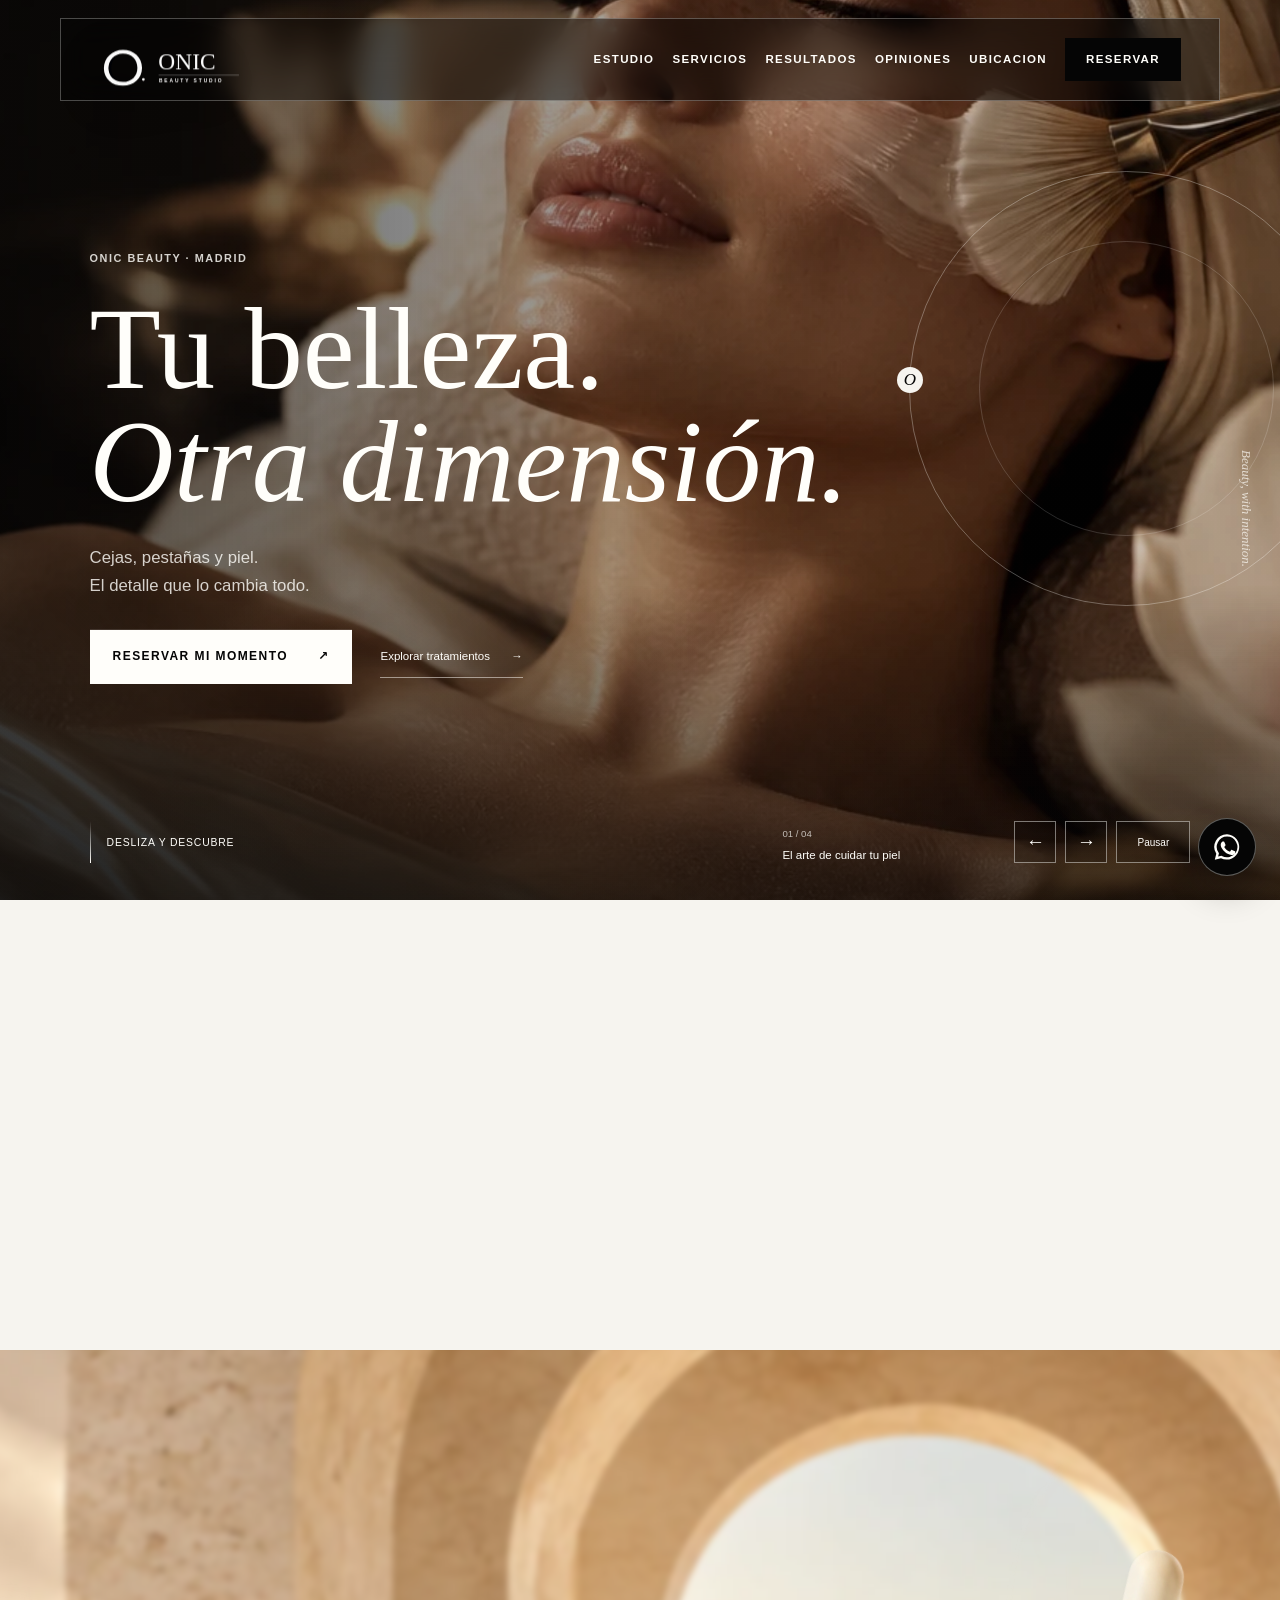
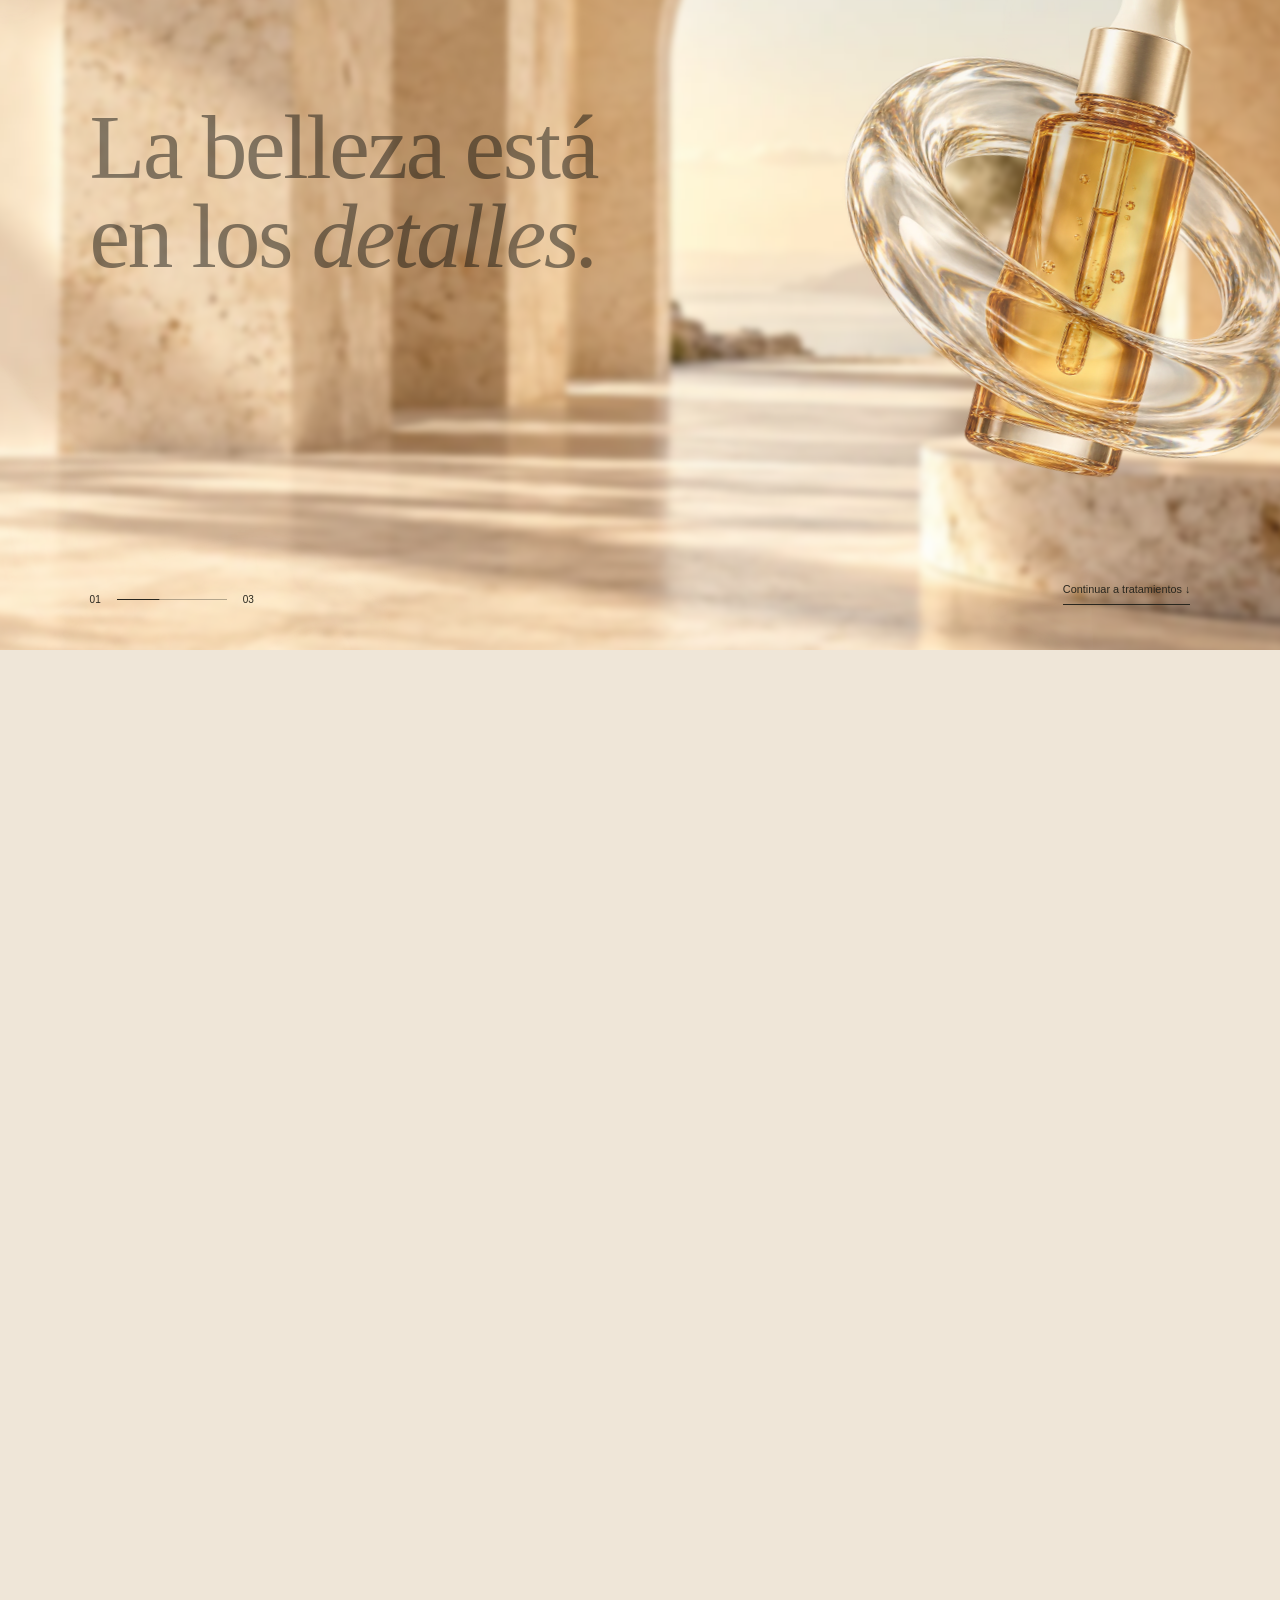
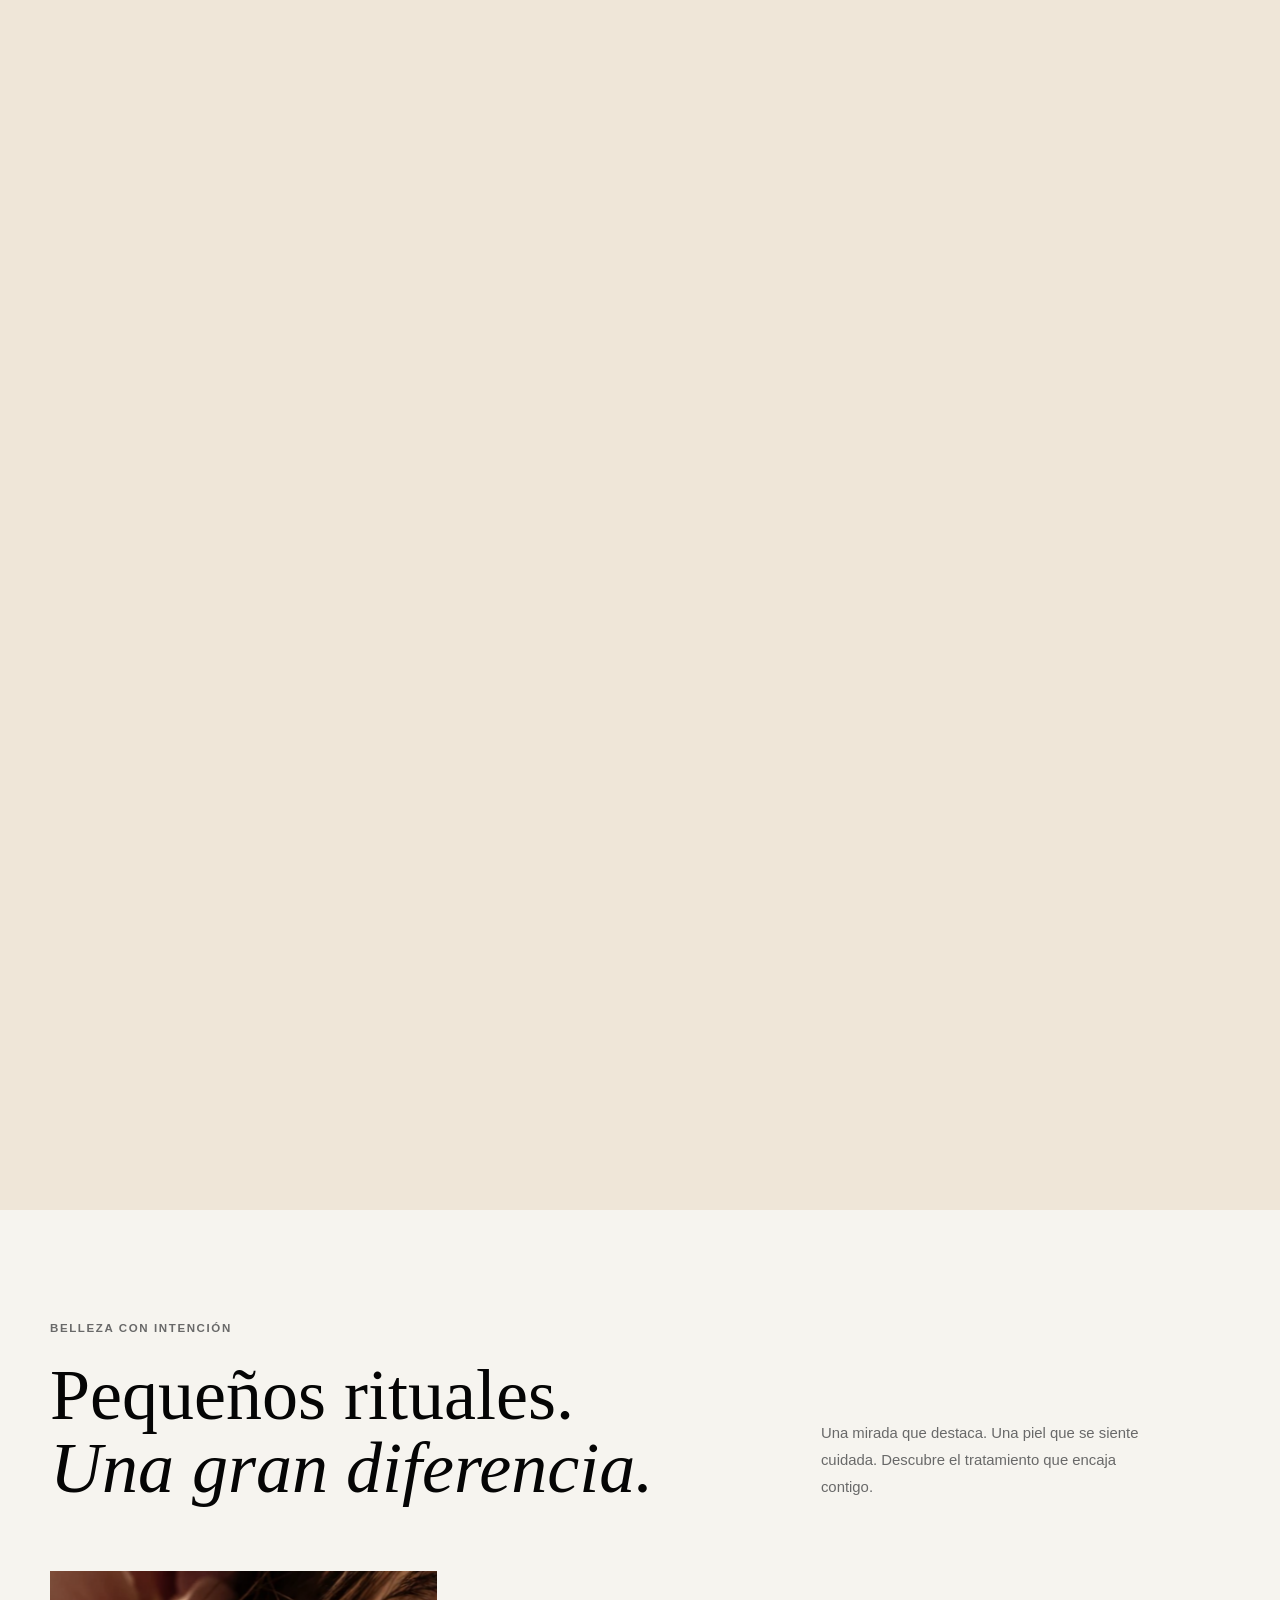
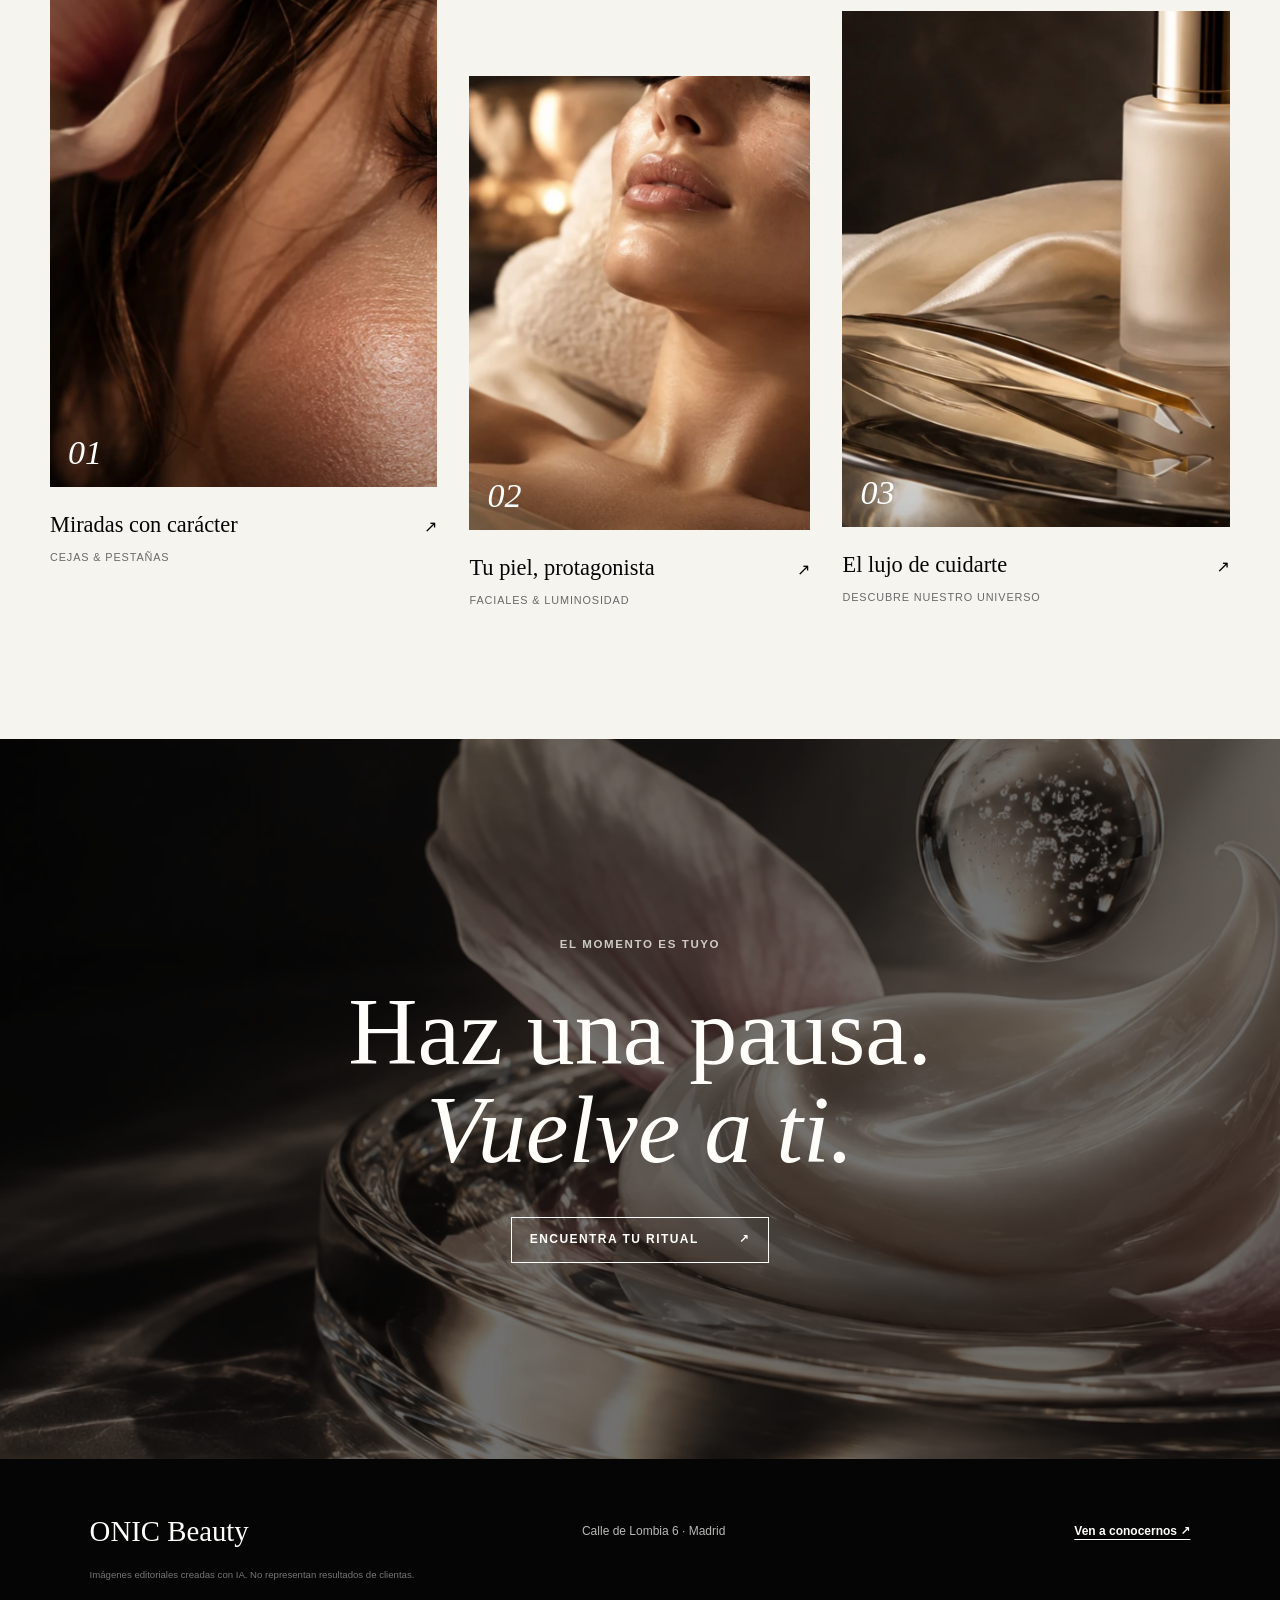
<file: index.html>
﻿<!doctype html>
<html lang="es">
  <head>
    <meta charset="utf-8" />
    <meta name="viewport" content="width=device-width, initial-scale=1" />
    <title>ONIC Beauty Madrid | Beauty Studio</title>
    <meta
      name="description"
      content="ONIC Beauty Madrid. Salon especializado en cejas, pestanas, faciales y micropigmentacion."
    />
    <meta name="theme-color" content="#070b0a" />
    <link rel="preload" href="assets/logo-onic.svg" as="image" />
    <link rel="preload" as="image" href="assets/beauty-facial.webp" media="(min-width: 720px)" />
    <link rel="preload" as="image" href="assets/beauty-facial-mobile.webp" media="(max-width: 719px)" />
    <link rel="icon" href="assets/logo-onic.svg" type="image/svg+xml" />
    <link rel="stylesheet" href="styles.css" />
    <link rel="stylesheet" href="motion.css?v=20261016-6" />
  </head>
  <body class="home-video-page">
    <header class="site-header video-header">
      <a class="brand" href="index.html" aria-label="ONIC Beauty inicio">
        <img class="brand-logo" src="assets/logo-onic.svg" alt="ONIC Beauty" />
      </a>
      <button class="menu-toggle" type="button" aria-expanded="false" aria-controls="site-nav">
        <span></span>
        <span></span>
        <span></span>
        <span class="sr-only">Abrir menu</span>
      </button>
      <nav class="site-nav" id="site-nav" aria-label="Navegacion principal">
        <a href="estudio.html">Estudio</a>
        <a href="servicios.html">Servicios</a>
        <a href="resultados.html">Resultados</a>
        <a href="opiniones.html">Opiniones</a>
        <a href="ubicacion.html">Ubicacion</a>
        <a class="nav-cta" href="https://www.treatwell.es/establecimiento/onic-beauty/">Reservar</a>
      </nav>
    </header>

    <main class="home-main">
      <section class="cover-story" aria-label="Bienvenida a ONIC Beauty">
        <div class="video-cover treatment-demo cover-sticky" data-cover data-parallax-scene>
          <div class="demo-slide is-active" data-cover-slide data-caption="El arte de cuidar tu piel">
            <picture><source media="(max-width: 719px)" srcset="assets/beauty-facial-mobile.webp" /><img data-parallax="76" data-tilt="0.8" data-depth="18" fetchpriority="high" src="assets/beauty-facial.webp" alt="Un momento de cuidado facial" width="1800" height="1200" /></picture>
          </div>
          <div class="demo-slide" data-cover-slide data-caption="Un momento solo para ti" aria-hidden="true">
            <img data-parallax="76" data-tilt="-0.8" data-depth="18" src="assets/beauty-textures.webp" alt="La calma de un ritual de belleza" width="1800" height="1200" />
          </div>
          <div class="demo-slide" data-cover-slide data-caption="La belleza está en los detalles" aria-hidden="true">
            <img data-parallax="76" data-tilt="0.8" data-depth="18" src="assets/beauty-brows.webp" alt="Inspiración de belleza natural" width="1800" height="1200" />
          </div>
          <div class="demo-slide" data-cover-slide data-caption="Tu próximo ritual empieza aquí" aria-hidden="true">
            <img data-parallax="76" data-tilt="-0.8" data-depth="18" src="assets/beauty-tools.webp" alt="Texturas y productos de belleza" width="1800" height="1200" />
          </div>
          <div class="video-shade" aria-hidden="true"></div>
          <div class="cover-orbit" aria-hidden="true"><span>O</span></div>
          <div class="cover-content">
            <p class="eyebrow">ONIC Beauty · Madrid</p>
            <h1>Tu belleza.<br /><em>Otra dimensión.</em></h1>
            <p class="cover-copy">Cejas, pestañas y piel.<br />El detalle que lo cambia todo.</p>
            <div class="hero-actions">
              <a class="button primary" href="https://www.treatwell.es/establecimiento/onic-beauty/">Reservar mi momento <span aria-hidden="true">↗</span></a>
              <a class="cover-link" href="servicios.html">Explorar tratamientos <span aria-hidden="true">→</span></a>
            </div>
          </div>
          <div class="cover-bottom">
            <a class="scroll-cue" href="#universo"><span class="scroll-line" aria-hidden="true"></span>Desliza y descubre</a>
            <div class="cover-controls" role="group" aria-label="Imágenes de portada">
              <div class="cover-caption"><span data-cover-number>01 / 04</span><p data-cover-caption>El arte de cuidar tu piel</p></div>
              <button class="cover-arrow" type="button" data-cover-prev aria-label="Imagen anterior de portada">←</button>
              <button class="cover-arrow" type="button" data-cover-next aria-label="Imagen siguiente de portada">→</button>
              <button class="cover-pause" type="button" data-cover-pause aria-label="Pausar presentación de portada" aria-pressed="false">Pausar</button>
            </div>
          </div>
          <span class="cover-edge" aria-hidden="true">Beauty, with intention.</span>
        </div>
      </section>

      <section class="film-story" id="universo" data-film aria-label="Un viaje al universo ONIC">
        <div class="film-stage">
          <img class="film-background" data-film-layer src="assets/film-arches.webp" alt="Espacio artístico de arcos de piedra que se abre hacia la luz" width="1672" height="941" loading="lazy" />
          <img class="film-product" data-film-layer src="assets/film-serum.webp" alt="" aria-hidden="true" width="1024" height="1536" loading="lazy" />
          <img class="film-petals" data-film-layer src="assets/film-petals.webp" alt="" aria-hidden="true" width="1672" height="941" loading="lazy" />
          <div class="film-copy" data-film-copy="0">
            <h2>Entra en<br /><em>tu momento.</em></h2>
            <p>Desliza para descubrir.</p>
          </div>
          <div class="film-copy" data-film-copy="1">
            <h2>La belleza está<br />en los <em>detalles.</em></h2>
          </div>
          <div class="film-copy film-finale" data-film-copy="2">
            <h2>Vuelve a <em>ti.</em></h2>
            <a class="button primary" href="https://www.treatwell.es/establecimiento/onic-beauty/">Reservar mi momento <span aria-hidden="true">↗</span></a>
          </div>
          <a class="film-skip" href="#rituales">Continuar a tratamientos ↓</a>
          <div class="film-progress" aria-hidden="true"><span>01</span><i></i><span>03</span></div>
        </div>
      </section>

      <section class="home-rituals section" id="rituales">
        <div class="ritual-heading" data-reveal>
          <p class="eyebrow">Belleza con intención</p>
          <h2>Pequeños rituales.<br /><em>Una gran diferencia.</em></h2>
          <p>Una mirada que destaca. Una piel que se siente cuidada. Descubre el tratamiento que encaja contigo.</p>
        </div>
        <div class="treatment-grid">
          <a class="treatment-item" href="servicios.html" data-reveal>
            <div class="treatment-photo" data-parallax-scene><img data-parallax="52" data-tilt="0.8" data-depth="8" src="assets/beauty-brows.webp" alt="Inspiración para tu ritual de belleza" loading="lazy" width="900" height="1200" /><span class="photo-index" aria-hidden="true">01</span></div>
            <div class="treatment-label"><h3>Miradas con carácter</h3><span aria-hidden="true">↗</span></div>
            <p>Cejas &amp; pestañas</p>
          </a>
          <a class="treatment-item" href="servicios.html" data-reveal>
            <div class="treatment-photo" data-parallax-scene><img data-parallax="-42" data-tilt="-0.8" data-depth="12" src="assets/beauty-facial.webp" alt="Masaje facial como inspiración de cuidado" loading="lazy" width="900" height="1200" /><span class="photo-index" aria-hidden="true">02</span></div>
            <div class="treatment-label"><h3>Tu piel, protagonista</h3><span aria-hidden="true">↗</span></div>
            <p>Faciales &amp; luminosidad</p>
          </a>
          <a class="treatment-item" href="estudio.html" data-reveal>
            <div class="treatment-photo" data-parallax-scene><img data-parallax="62" data-tilt="0.8" data-depth="6" src="assets/beauty-tools.webp" alt="Detalles y herramientas de belleza" loading="lazy" width="900" height="1200" /><span class="photo-index" aria-hidden="true">03</span></div>
            <div class="treatment-label"><h3>El lujo de cuidarte</h3><span aria-hidden="true">↗</span></div>
            <p>Descubre nuestro universo</p>
          </a>
        </div>
      </section>

      <section class="ritual-banner" data-parallax-scene aria-label="Tu momento ONIC">
        <img data-parallax="85" data-tilt="-0.8" src="assets/beauty-textures.webp" alt="Un instante de calma e inspiración" loading="lazy" width="1800" height="1200" />
        <div class="ritual-banner-shade" aria-hidden="true"></div>
        <div class="ritual-banner-content" data-reveal>
          <p class="eyebrow">El momento es tuyo</p>
          <h2>Haz una pausa.<br /><em>Vuelve a ti.</em></h2>
          <a class="button" href="https://www.treatwell.es/establecimiento/onic-beauty/">Encuentra tu ritual <span aria-hidden="true">↗</span></a>
        </div>
      </section>
    </main>

    <footer class="site-footer home-footer"><strong>ONIC Beauty</strong><span>Calle de Lombia 6 · Madrid</span><a href="ubicacion.html">Ven a conocernos ↗</a><small>Imágenes editoriales creadas con IA. No representan resultados de clientas.</small></footer>

    <a
      class="whatsapp-float"
      href="https://wa.me/34617253991?text=Hola%20ONIC%20Beauty%2C%20me%20gustaria%20pedir%20informacion%20o%20reservar%20una%20cita."
      aria-label="Escribir por WhatsApp"
    >
      <svg viewBox="0 0 32 32" aria-hidden="true">
        <path d="M16.02 3.2A12.7 12.7 0 0 0 5.3 22.74L3.8 28.8l6.18-1.47A12.7 12.7 0 1 0 16.02 3.2Zm0 2.34a10.36 10.36 0 0 1 8.78 15.84 10.34 10.34 0 0 1-13.93 3.63l-.44-.26-3.27.78.8-3.2-.29-.46A10.35 10.35 0 0 1 16.02 5.54Zm-4.1 4.98c-.24 0-.62.09-.95.45-.33.37-1.25 1.22-1.25 2.97s1.28 3.45 1.46 3.69c.18.24 2.47 3.95 6.1 5.38 3.02 1.19 3.64.95 4.3.89.66-.06 2.12-.87 2.42-1.7.3-.84.3-1.56.21-1.7-.09-.16-.33-.25-.69-.43-.36-.18-2.12-1.04-2.45-1.16-.33-.12-.57-.18-.81.18-.24.36-.93 1.16-1.14 1.4-.21.24-.42.27-.78.09-.36-.18-1.52-.56-2.9-1.79-1.07-.95-1.8-2.13-2.01-2.49-.21-.36-.02-.55.16-.73.16-.16.36-.42.54-.63.18-.21.24-.36.36-.6.12-.24.06-.45-.03-.63-.09-.18-.81-1.95-1.11-2.67-.29-.7-.59-.61-.81-.62h-.62Z" />
      </svg>
    </a>

    <script src="script.js?v=20261016-6"></script>
  </body>
</html>
</file>
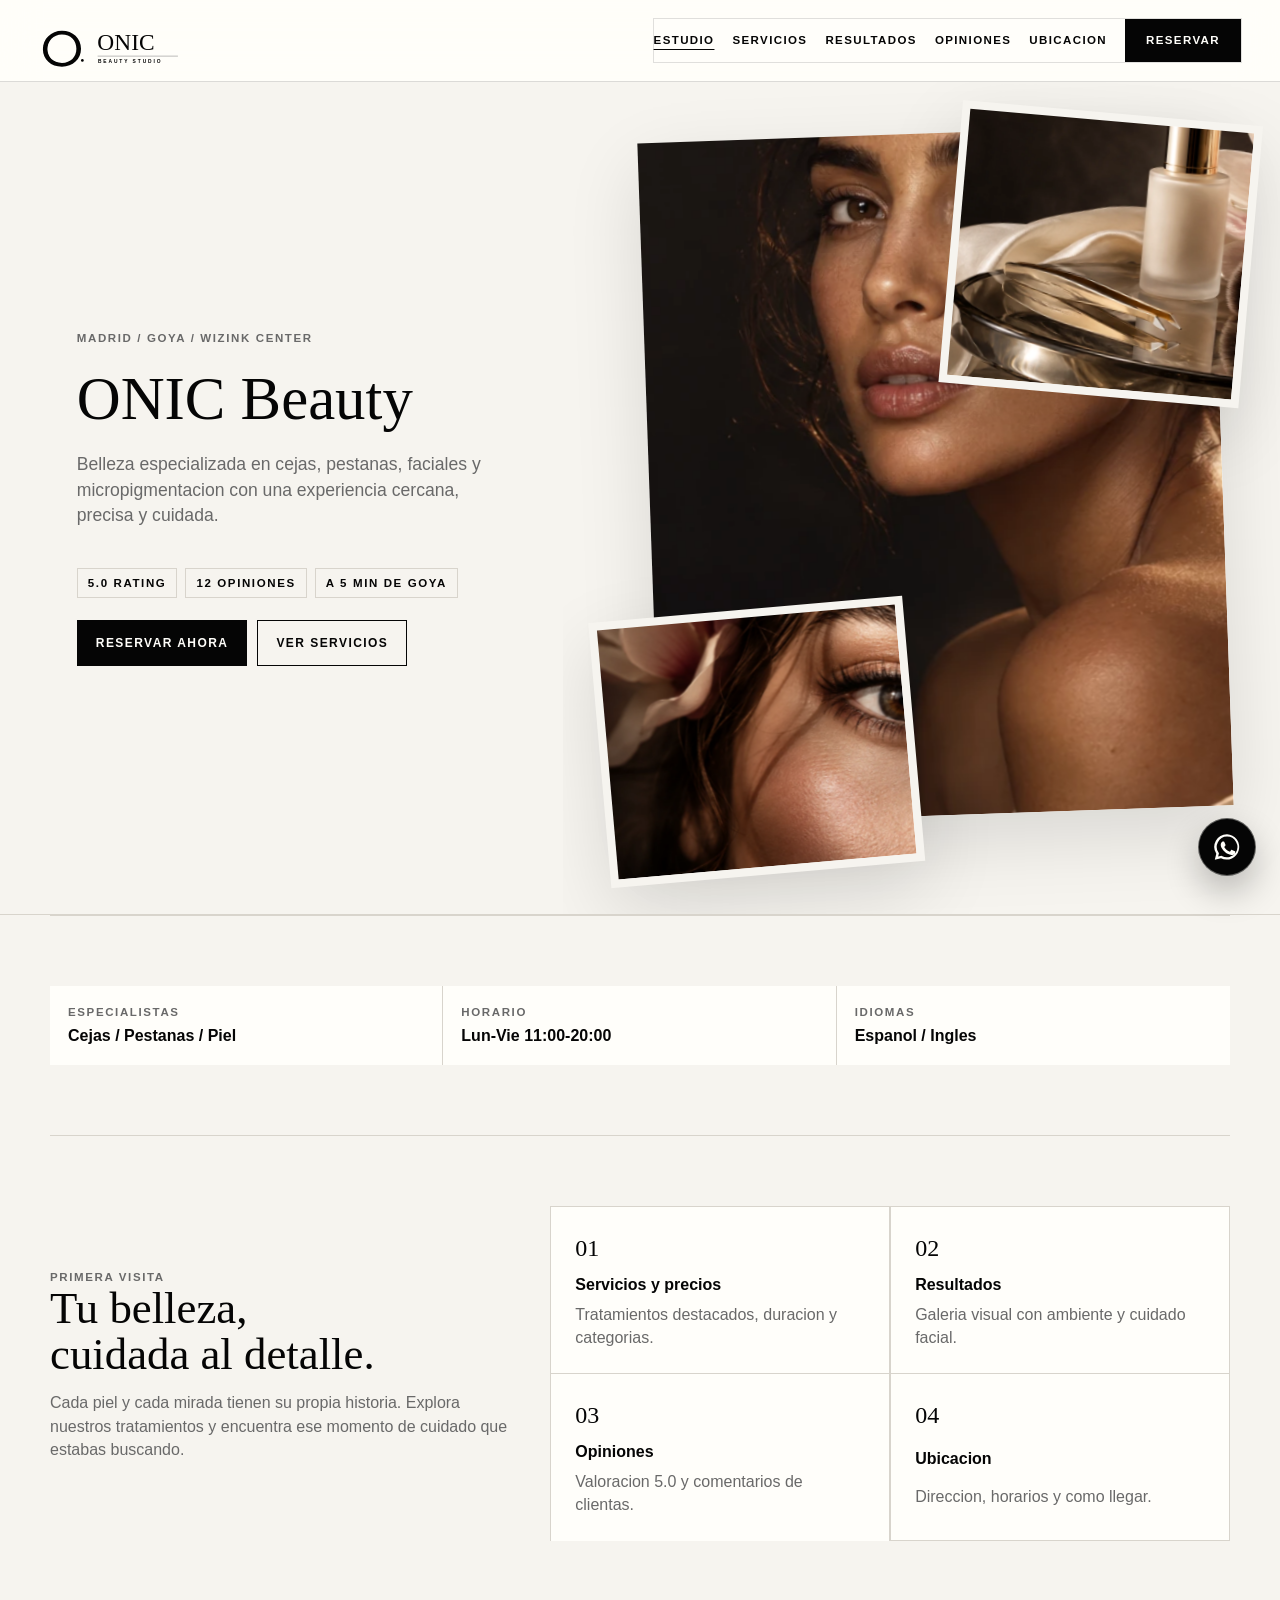
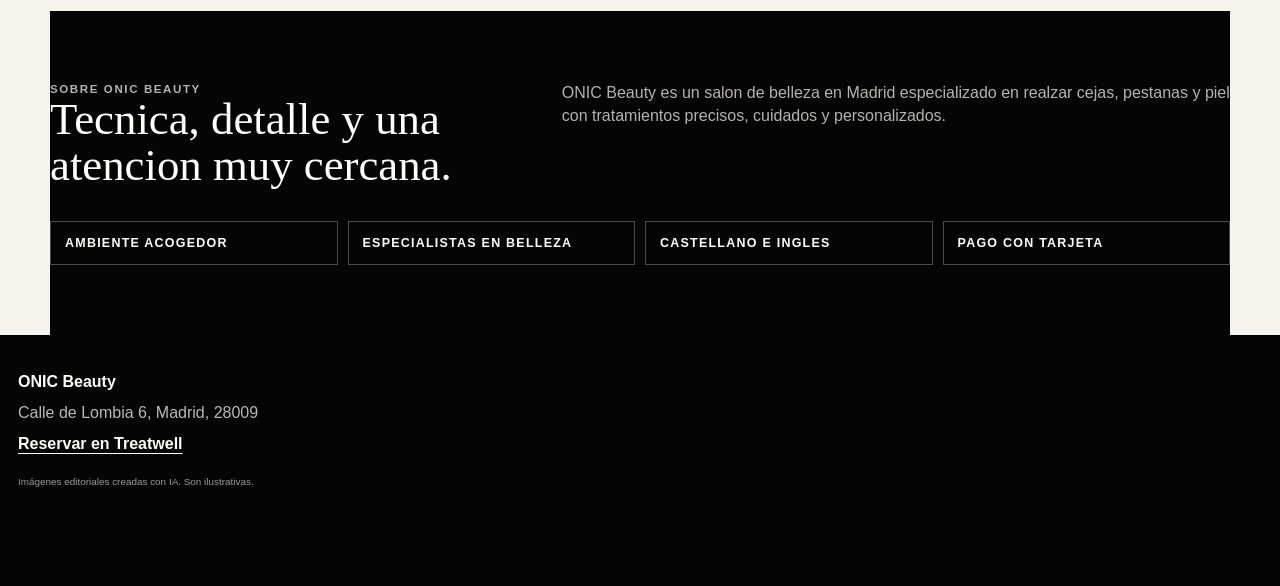
<file: estudio.html>
﻿<!doctype html>
<html lang="es">
  <head>
    <meta charset="utf-8" />
    <meta name="viewport" content="width=device-width, initial-scale=1" />
    <title>Estudio | ONIC Beauty Madrid</title>
    <meta
      name="description"
      content="Conoce ONIC Beauty Madrid, un beauty studio especializado en cejas, pestanas, faciales y micropigmentacion."
    />
    <meta name="theme-color" content="#faf7f2" />
    <link rel="preload" href="assets/logo-onic.svg" as="image" />
    <link rel="icon" href="assets/logo-onic.svg" type="image/svg+xml" />
    <link rel="stylesheet" href="styles.css" />
    <link rel="stylesheet" href="motion.css?v=20261016-6" />
  </head>
  <body>
    <header class="site-header">
      <a class="brand" href="index.html" aria-label="ONIC Beauty inicio">
        <img class="brand-logo" src="assets/logo-onic.svg" alt="ONIC Beauty" />
      </a>
      <button class="menu-toggle" type="button" aria-expanded="false" aria-controls="site-nav">
        <span></span>
        <span></span>
        <span></span>
        <span class="sr-only">Abrir menu</span>
      </button>
      <nav class="site-nav" id="site-nav" aria-label="Navegacion principal">
        <a href="estudio.html">Estudio</a>
        <a href="servicios.html">Servicios</a>
        <a href="resultados.html">Resultados</a>
        <a href="opiniones.html">Opiniones</a>
        <a href="ubicacion.html">Ubicacion</a>
        <a class="nav-cta" href="https://www.treatwell.es/establecimiento/onic-beauty/">Reservar</a>
      </nav>
    </header>

    <main>
      <section class="hero cinematic-hero">
        <div class="hero-content">
          <p class="eyebrow">Madrid / Goya / WiZink Center</p>
          <h1>ONIC Beauty</h1>
          <p class="hero-copy">
            Belleza especializada en cejas, pestanas, faciales y micropigmentacion con una experiencia cercana, precisa y cuidada.
          </p>
          <div class="trust-row" aria-label="Valoracion y ubicacion">
            <span>5.0 rating</span>
            <span>12 opiniones</span>
            <span>A 5 min de Goya</span>
          </div>
          <div class="hero-actions">
            <a class="button primary" href="https://www.treatwell.es/establecimiento/onic-beauty/">Reservar ahora</a>
            <a class="button ghost" href="servicios.html">Ver servicios</a>
          </div>
        </div>

        <div class="beauty-motion" data-parallax-scene aria-label="Composición de imágenes de belleza">
          <div class="motion-frame frame-main floating-layer" data-parallax="18" data-depth="8">
            <img data-parallax="38" data-tilt="0.8" data-depth="15" src="assets/beauty-portrait.webp" alt="Retrato editorial de belleza creado con IA" />
          </div>
          <div class="motion-frame frame-top floating-layer" data-parallax="-30" data-depth="16">
            <img data-parallax="-32" data-tilt="-0.8" data-depth="26" src="assets/beauty-tools.webp" alt="Productos de belleza y cuidado facial" />
          </div>
          <div class="motion-frame frame-bottom floating-layer" data-parallax="38" data-depth="12">
            <img data-parallax="55" data-tilt="0.8" data-depth="20" src="assets/beauty-brows.webp" alt="Detalle de mirada, cejas y pestanas" />
          </div>
          <div class="motion-caption">
            <span>Skin glow</span>
            <strong>Cejas / Pestanas / Faciales</strong>
          </div>
        </div>
      </section>

      <section class="section intro-strip" aria-label="Especialidades">
        <div><span>Especialistas</span><strong>Cejas / Pestanas / Piel</strong></div>
        <div><span>Horario</span><strong>Lun-Vie 11:00-20:00</strong></div>
        <div><span>Idiomas</span><strong>Espanol / Ingles</strong></div>
      </section>

      <section class="section split">
        <div class="section-heading">
          <p class="eyebrow">Primera visita</p>
          <h2>Tu belleza, cuidada al detalle.</h2>
          <p>
            Cada piel y cada mirada tienen su propia historia. Explora nuestros tratamientos y encuentra ese momento de cuidado que estabas buscando.
          </p>
        </div>
        <div class="quick-links">
          <a href="servicios.html"><span>01</span><strong>Servicios y precios</strong><p>Tratamientos destacados, duracion y categorias.</p></a>
          <a href="resultados.html"><span>02</span><strong>Resultados</strong><p>Galeria visual con ambiente y cuidado facial.</p></a>
          <a href="opiniones.html"><span>03</span><strong>Opiniones</strong><p>Valoracion 5.0 y comentarios de clientas.</p></a>
          <a href="ubicacion.html"><span>04</span><strong>Ubicacion</strong><p>Direccion, horarios y como llegar.</p></a>
        </div>
      </section>

      <section class="section about">
        <div>
          <p class="eyebrow">Sobre ONIC Beauty</p>
          <h2>Tecnica, detalle y una atencion muy cercana.</h2>
        </div>
        <p>
          ONIC Beauty es un salon de belleza en Madrid especializado en realzar cejas, pestanas y piel con tratamientos precisos, cuidados y personalizados.
        </p>
        <div class="highlight-grid">
          <span>Ambiente acogedor</span>
          <span>Especialistas en belleza</span>
          <span>Castellano e ingles</span>
          <span>Pago con tarjeta</span>
        </div>
      </section>
    </main>

    <footer class="site-footer">
      <strong>ONIC Beauty</strong>
      <span>Calle de Lombia 6, Madrid, 28009</span>
      <a href="https://www.treatwell.es/establecimiento/onic-beauty/">Reservar en Treatwell</a>
    <small class="image-credit">Imágenes editoriales creadas con IA. Son ilustrativas.</small></footer>

    <a class="whatsapp-float" href="https://wa.me/34617253991?text=Hola%20ONIC%20Beauty%2C%20me%20gustaria%20pedir%20informacion%20o%20reservar%20una%20cita." aria-label="Escribir por WhatsApp">
      <svg viewBox="0 0 32 32" aria-hidden="true"><path d="M16.02 3.2A12.7 12.7 0 0 0 5.3 22.74L3.8 28.8l6.18-1.47A12.7 12.7 0 1 0 16.02 3.2Zm0 2.34a10.36 10.36 0 0 1 8.78 15.84 10.34 10.34 0 0 1-13.93 3.63l-.44-.26-3.27.78.8-3.2-.29-.46A10.35 10.35 0 0 1 16.02 5.54Zm-4.1 4.98c-.24 0-.62.09-.95.45-.33.37-1.25 1.22-1.25 2.97s1.28 3.45 1.46 3.69c.18.24 2.47 3.95 6.1 5.38 3.02 1.19 3.64.95 4.3.89.66-.06 2.12-.87 2.42-1.7.3-.84.3-1.56.21-1.7-.09-.16-.33-.25-.69-.43-.36-.18-2.12-1.04-2.45-1.16-.33-.12-.57-.18-.81.18-.24.36-.93 1.16-1.14 1.4-.21.24-.42.27-.78.09-.36-.18-1.52-.56-2.9-1.79-1.07-.95-1.8-2.13-2.01-2.49-.21-.36-.02-.55.16-.73.16-.16.36-.42.54-.63.18-.21.24-.36.36-.6.12-.24.06-.45-.03-.63-.09-.18-.81-1.95-1.11-2.67-.29-.7-.59-.61-.81-.62h-.62Z" /></svg>
    </a>

    <script src="script.js?v=20261016-6"></script>
  </body>
</html>
</file>
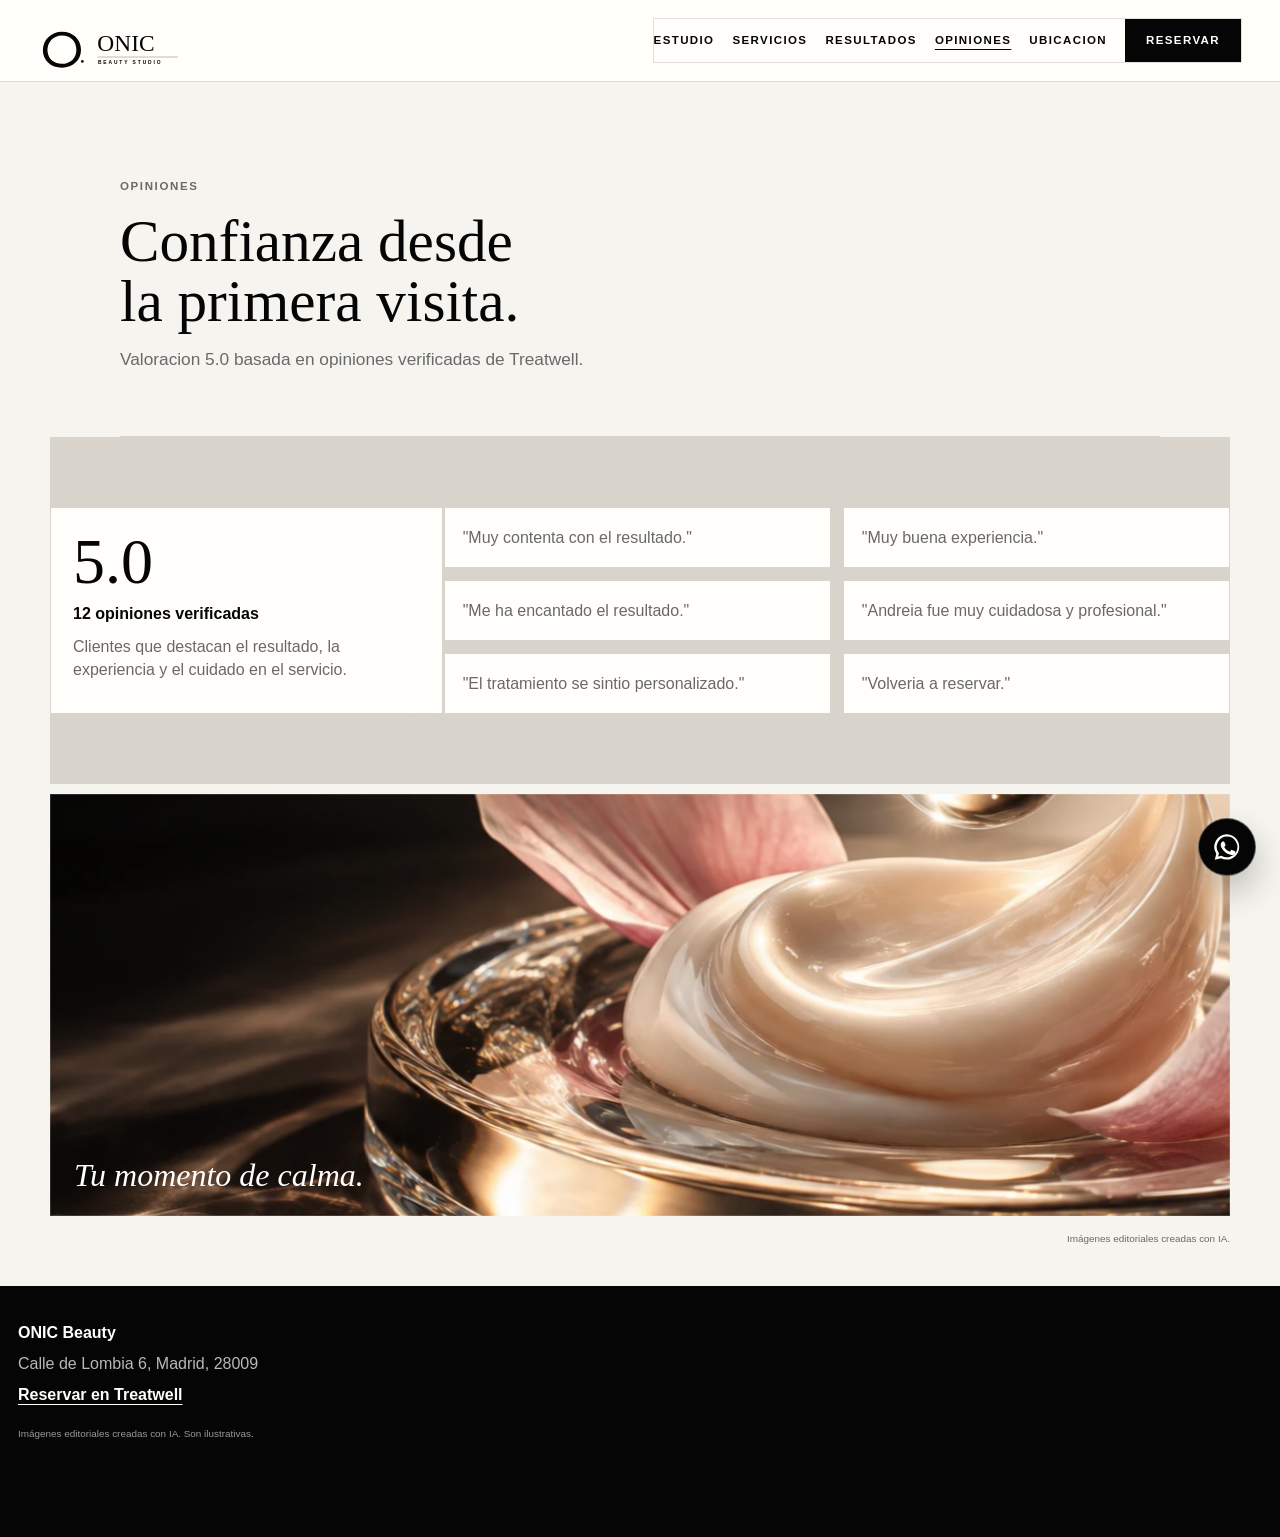
<file: opiniones.html>
﻿<!doctype html>
<html lang="es">
  <head>
    <meta charset="utf-8" />
    <meta name="viewport" content="width=device-width, initial-scale=1" />
    <title>Opiniones | ONIC Beauty Madrid</title>
    <meta name="description" content="Opiniones verificadas de ONIC Beauty Madrid, valoracion 5.0." />
    <link rel="icon" href="assets/logo-onic.svg" type="image/svg+xml" />
    <link rel="stylesheet" href="styles.css" />
    <link rel="stylesheet" href="motion.css?v=20261016-6" />
  </head>
  <body>
    <header class="site-header">
      <a class="brand" href="index.html"><img class="brand-logo" src="assets/logo-onic.svg" alt="ONIC Beauty" /></a>
      <button class="menu-toggle" type="button" aria-expanded="false" aria-controls="site-nav"><span></span><span></span><span></span><span class="sr-only">Abrir menu</span></button>
      <nav class="site-nav" id="site-nav" aria-label="Navegacion principal">
        <a href="estudio.html">Estudio</a><a href="servicios.html">Servicios</a><a href="resultados.html">Resultados</a><a href="opiniones.html">Opiniones</a><a href="ubicacion.html">Ubicacion</a><a class="nav-cta" href="https://www.treatwell.es/establecimiento/onic-beauty/">Reservar</a>
      </nav>
    </header>
    <main>
      <section class="page-hero">
        <p class="eyebrow">Opiniones</p>
        <h1>Confianza desde la primera visita.</h1>
        <p>Valoracion 5.0 basada en opiniones verificadas de Treatwell.</p>
      </section>
      <section class="section reviews page-reviews">
        <div class="rating-card"><span>5.0</span><strong>12 opiniones verificadas</strong><p>Clientes que destacan el resultado, la experiencia y el cuidado en el servicio.</p></div>
        <div class="review-list">
          <blockquote>"Muy contenta con el resultado."</blockquote>
          <blockquote>"Muy buena experiencia."</blockquote>
          <blockquote>"Me ha encantado el resultado."</blockquote>
          <blockquote>"Andreia fue muy cuidadosa y profesional."</blockquote>
          <blockquote>"El tratamiento se sintio personalizado."</blockquote>
          <blockquote>"Volveria a reservar."</blockquote>
        </div>
      </section>
      <section class="section panorama-section" aria-label="Inspiración ONIC">
        <figure class="editorial-photo" data-parallax-scene data-reveal>
          <img data-parallax="82" data-depth="10" data-tilt="0.5" src="assets/beauty-textures.webp" alt="Inspiración de bienestar y calma" loading="lazy" width="1600" height="900" />
          <figcaption>Tu momento de calma.</figcaption>
        </figure>
        <p class="photo-note">Imágenes editoriales creadas con IA.</p>
      </section>
    </main>
    <footer class="site-footer"><strong>ONIC Beauty</strong><span>Calle de Lombia 6, Madrid, 28009</span><a href="https://www.treatwell.es/establecimiento/onic-beauty/">Reservar en Treatwell</a><small class="image-credit">Imágenes editoriales creadas con IA. Son ilustrativas.</small></footer>
    <a class="whatsapp-float" href="https://wa.me/34617253991?text=Hola%20ONIC%20Beauty%2C%20me%20gustaria%20pedir%20informacion%20o%20reservar%20una%20cita." aria-label="Escribir por WhatsApp"><svg viewBox="0 0 32 32" aria-hidden="true"><path d="M16.02 3.2A12.7 12.7 0 0 0 5.3 22.74L3.8 28.8l6.18-1.47A12.7 12.7 0 1 0 16.02 3.2Zm0 2.34a10.36 10.36 0 0 1 8.78 15.84 10.34 10.34 0 0 1-13.93 3.63l-.44-.26-3.27.78.8-3.2-.29-.46A10.35 10.35 0 0 1 16.02 5.54Zm-4.1 4.98c-.24 0-.62.09-.95.45-.33.37-1.25 1.22-1.25 2.97s1.28 3.45 1.46 3.69c.18.24 2.47 3.95 6.1 5.38 3.02 1.19 3.64.95 4.3.89.66-.06 2.12-.87 2.42-1.7.3-.84.3-1.56.21-1.7-.09-.16-.33-.25-.69-.43-.36-.18-2.12-1.04-2.45-1.16-.33-.12-.57-.18-.81.18-.24.36-.93 1.16-1.14 1.4-.21.24-.42.27-.78.09-.36-.18-1.52-.56-2.9-1.79-1.07-.95-1.8-2.13-2.01-2.49-.21-.36-.02-.55.16-.73.16-.16.36-.42.54-.63.18-.21.24-.36.36-.6.12-.24.06-.45-.03-.63-.09-.18-.81-1.95-1.11-2.67-.29-.7-.59-.61-.81-.62h-.62Z" /></svg></a>
    <script src="script.js?v=20261016-6"></script>
  </body>
</html>
</file>
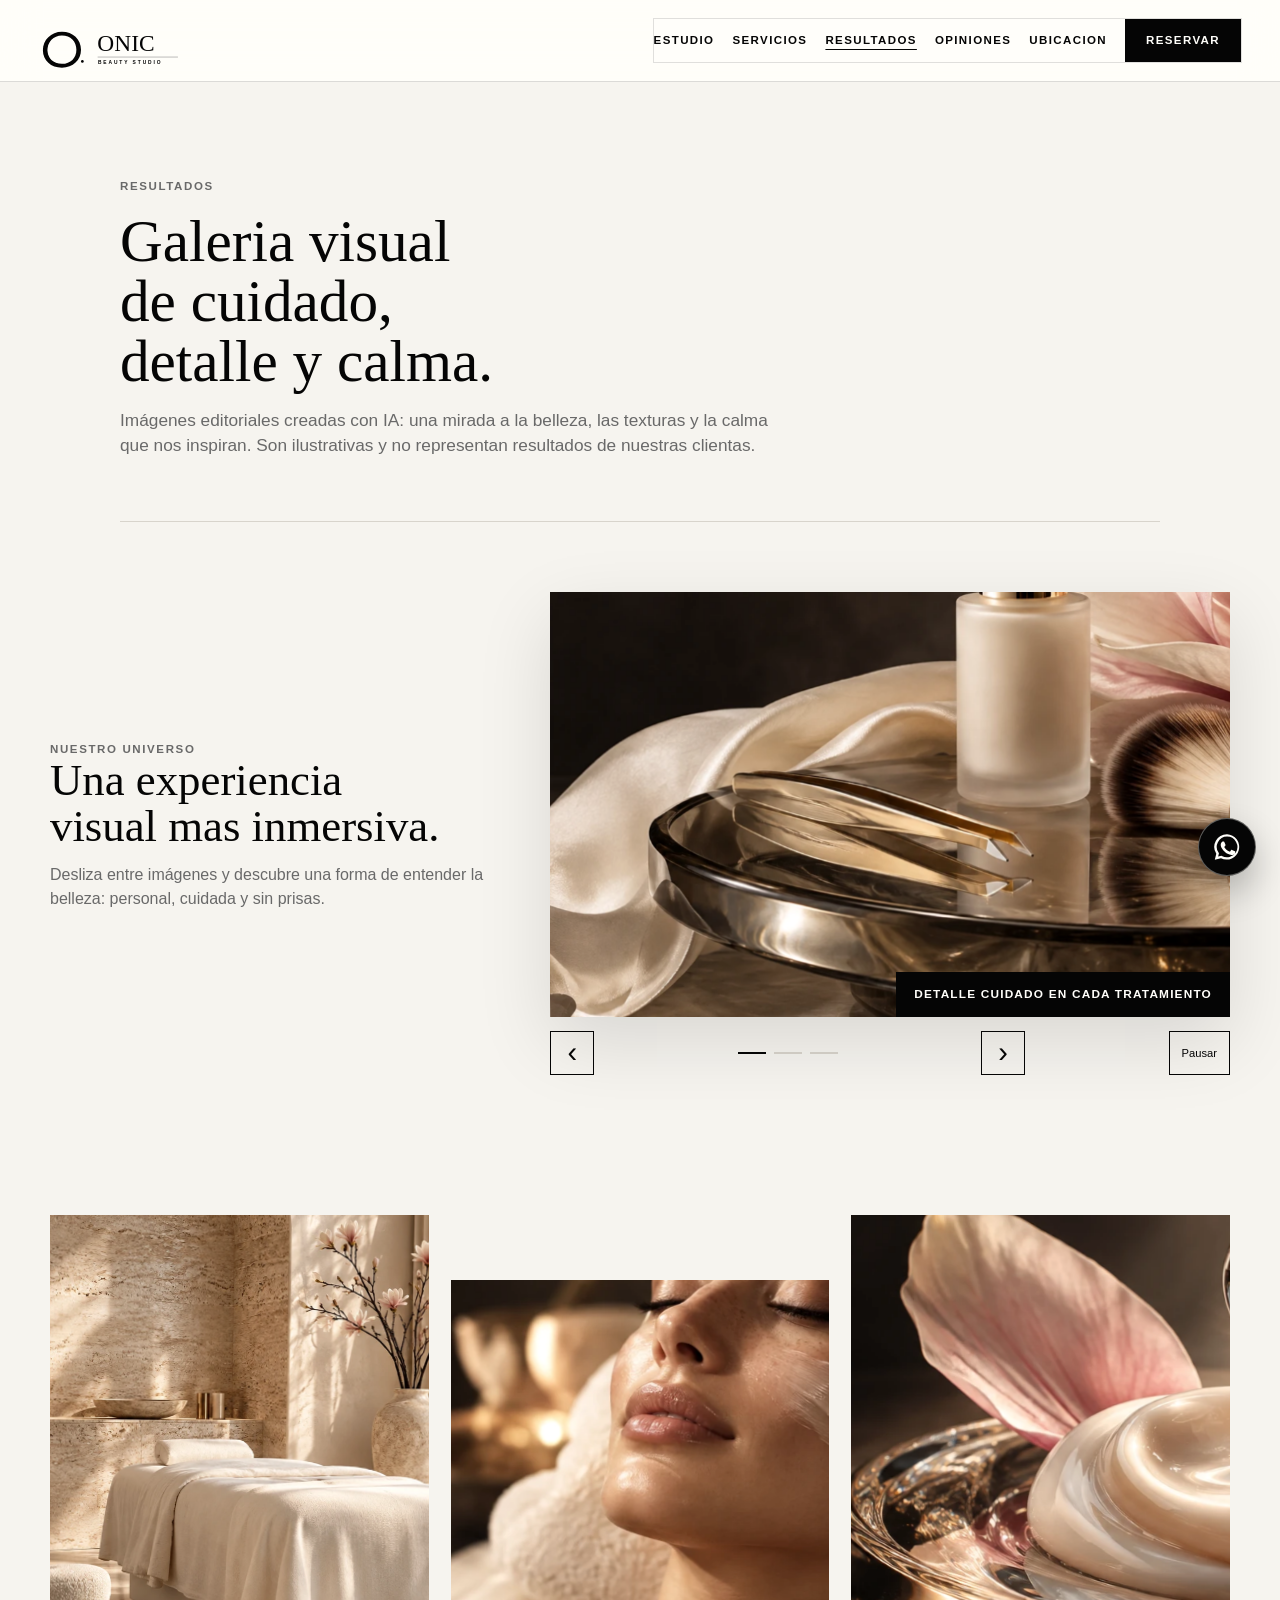
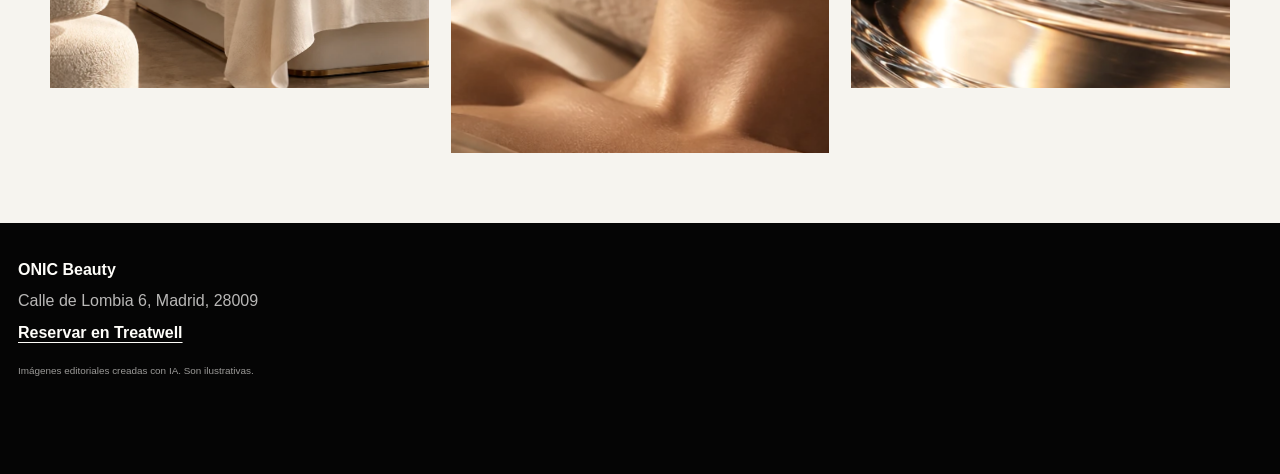
<file: resultados.html>
﻿<!doctype html>
<html lang="es">
  <head>
    <meta charset="utf-8" />
    <meta name="viewport" content="width=device-width, initial-scale=1" />
    <title>Resultados | ONIC Beauty Madrid</title>
    <meta name="description" content="Galeria visual de ONIC Beauty: faciales, cejas, pestanas y ambiente de tratamiento." />
    <link rel="icon" href="assets/logo-onic.svg" type="image/svg+xml" />
    <link rel="stylesheet" href="styles.css" />
    <link rel="stylesheet" href="motion.css?v=20261016-6" />
  </head>
  <body>
    <header class="site-header">
      <a class="brand" href="index.html"><img class="brand-logo" src="assets/logo-onic.svg" alt="ONIC Beauty" /></a>
      <button class="menu-toggle" type="button" aria-expanded="false" aria-controls="site-nav"><span></span><span></span><span></span><span class="sr-only">Abrir menu</span></button>
      <nav class="site-nav" id="site-nav" aria-label="Navegacion principal">
        <a href="estudio.html">Estudio</a><a href="servicios.html">Servicios</a><a href="resultados.html">Resultados</a><a href="opiniones.html">Opiniones</a><a href="ubicacion.html">Ubicacion</a><a class="nav-cta" href="https://www.treatwell.es/establecimiento/onic-beauty/">Reservar</a>
      </nav>
    </header>
    <main>
      <section class="page-hero">
        <p class="eyebrow">Resultados</p>
        <h1>Galeria visual de cuidado, detalle y calma.</h1>
        <p>Imágenes editoriales creadas con IA: una mirada a la belleza, las texturas y la calma que nos inspiran. Son ilustrativas y no representan resultados de nuestras clientas.</p>
      </section>
      <section class="section split">
        <div class="section-heading">
          <p class="eyebrow">Nuestro universo</p>
          <h2>Una experiencia visual mas inmersiva.</h2>
          <p>Desliza entre imágenes y descubre una forma de entender la belleza: personal, cuidada y sin prisas.</p>
        </div>
        <div class="carousel" data-carousel>
          <div class="carousel-track" data-parallax-scene>
            <figure class="carousel-slide is-active"><img data-parallax="42" data-tilt="0.8" data-depth="12" src="assets/beauty-tools.webp" alt="Productos y herramientas de belleza en mesa de tratamiento" /><figcaption>Detalle cuidado en cada tratamiento</figcaption></figure>
            <figure class="carousel-slide"><img data-parallax="42" data-tilt="-0.8" data-depth="12" src="assets/beauty-brows.webp" alt="Primer plano de cejas y pestanas cuidadas" /><figcaption>Cejas y pestanas con acabado definido</figcaption></figure>
            <figure class="carousel-slide"><img data-parallax="42" data-tilt="0.8" data-depth="12" src="assets/beauty-portrait.webp" alt="Tratamiento facial relajante en cabina" /><figcaption>Faciales para una piel luminosa</figcaption></figure>
          </div>
          <div class="carousel-controls"><button class="icon-button" type="button" data-carousel-prev aria-label="Imagen anterior">&lsaquo;</button><div class="carousel-dots" aria-label="Seleccionar imagen"></div><button class="icon-button" type="button" data-carousel-next aria-label="Imagen siguiente">&rsaquo;</button></div>
        </div>
      </section>
      <section class="section gallery-grid">
        <figure class="gallery-photo" data-parallax-scene data-reveal><img data-parallax="50" data-tilt="-0.8" data-depth="8" src="assets/beauty-studio.webp" alt="Inspiración de un salón luminoso" loading="lazy" width="900" height="1125" /></figure>
        <figure class="gallery-photo" data-parallax-scene data-reveal><img data-parallax="-40" data-tilt="0.8" data-depth="12" src="assets/beauty-facial.webp" alt="Inspiración de cuidado facial" loading="lazy" width="900" height="1125" /></figure>
        <figure class="gallery-photo" data-parallax-scene data-reveal><img data-parallax="65" data-tilt="-0.8" data-depth="6" src="assets/beauty-textures.webp" alt="Texturas y productos de maquillaje" loading="lazy" width="900" height="1125" /></figure>
      </section>
    </main>
    <footer class="site-footer"><strong>ONIC Beauty</strong><span>Calle de Lombia 6, Madrid, 28009</span><a href="https://www.treatwell.es/establecimiento/onic-beauty/">Reservar en Treatwell</a><small class="image-credit">Imágenes editoriales creadas con IA. Son ilustrativas.</small></footer>
    <a class="whatsapp-float" href="https://wa.me/34617253991?text=Hola%20ONIC%20Beauty%2C%20me%20gustaria%20pedir%20informacion%20o%20reservar%20una%20cita." aria-label="Escribir por WhatsApp"><svg viewBox="0 0 32 32" aria-hidden="true"><path d="M16.02 3.2A12.7 12.7 0 0 0 5.3 22.74L3.8 28.8l6.18-1.47A12.7 12.7 0 1 0 16.02 3.2Zm0 2.34a10.36 10.36 0 0 1 8.78 15.84 10.34 10.34 0 0 1-13.93 3.63l-.44-.26-3.27.78.8-3.2-.29-.46A10.35 10.35 0 0 1 16.02 5.54Zm-4.1 4.98c-.24 0-.62.09-.95.45-.33.37-1.25 1.22-1.25 2.97s1.28 3.45 1.46 3.69c.18.24 2.47 3.95 6.1 5.38 3.02 1.19 3.64.95 4.3.89.66-.06 2.12-.87 2.42-1.7.3-.84.3-1.56.21-1.7-.09-.16-.33-.25-.69-.43-.36-.18-2.12-1.04-2.45-1.16-.33-.12-.57-.18-.81.18-.24.36-.93 1.16-1.14 1.4-.21.24-.42.27-.78.09-.36-.18-1.52-.56-2.9-1.79-1.07-.95-1.8-2.13-2.01-2.49-.21-.36-.02-.55.16-.73.16-.16.36-.42.54-.63.18-.21.24-.36.36-.6.12-.24.06-.45-.03-.63-.09-.18-.81-1.95-1.11-2.67-.29-.7-.59-.61-.81-.62h-.62Z" /></svg></a>
    <script src="script.js?v=20261016-6"></script>
  </body>
</html>
</file>
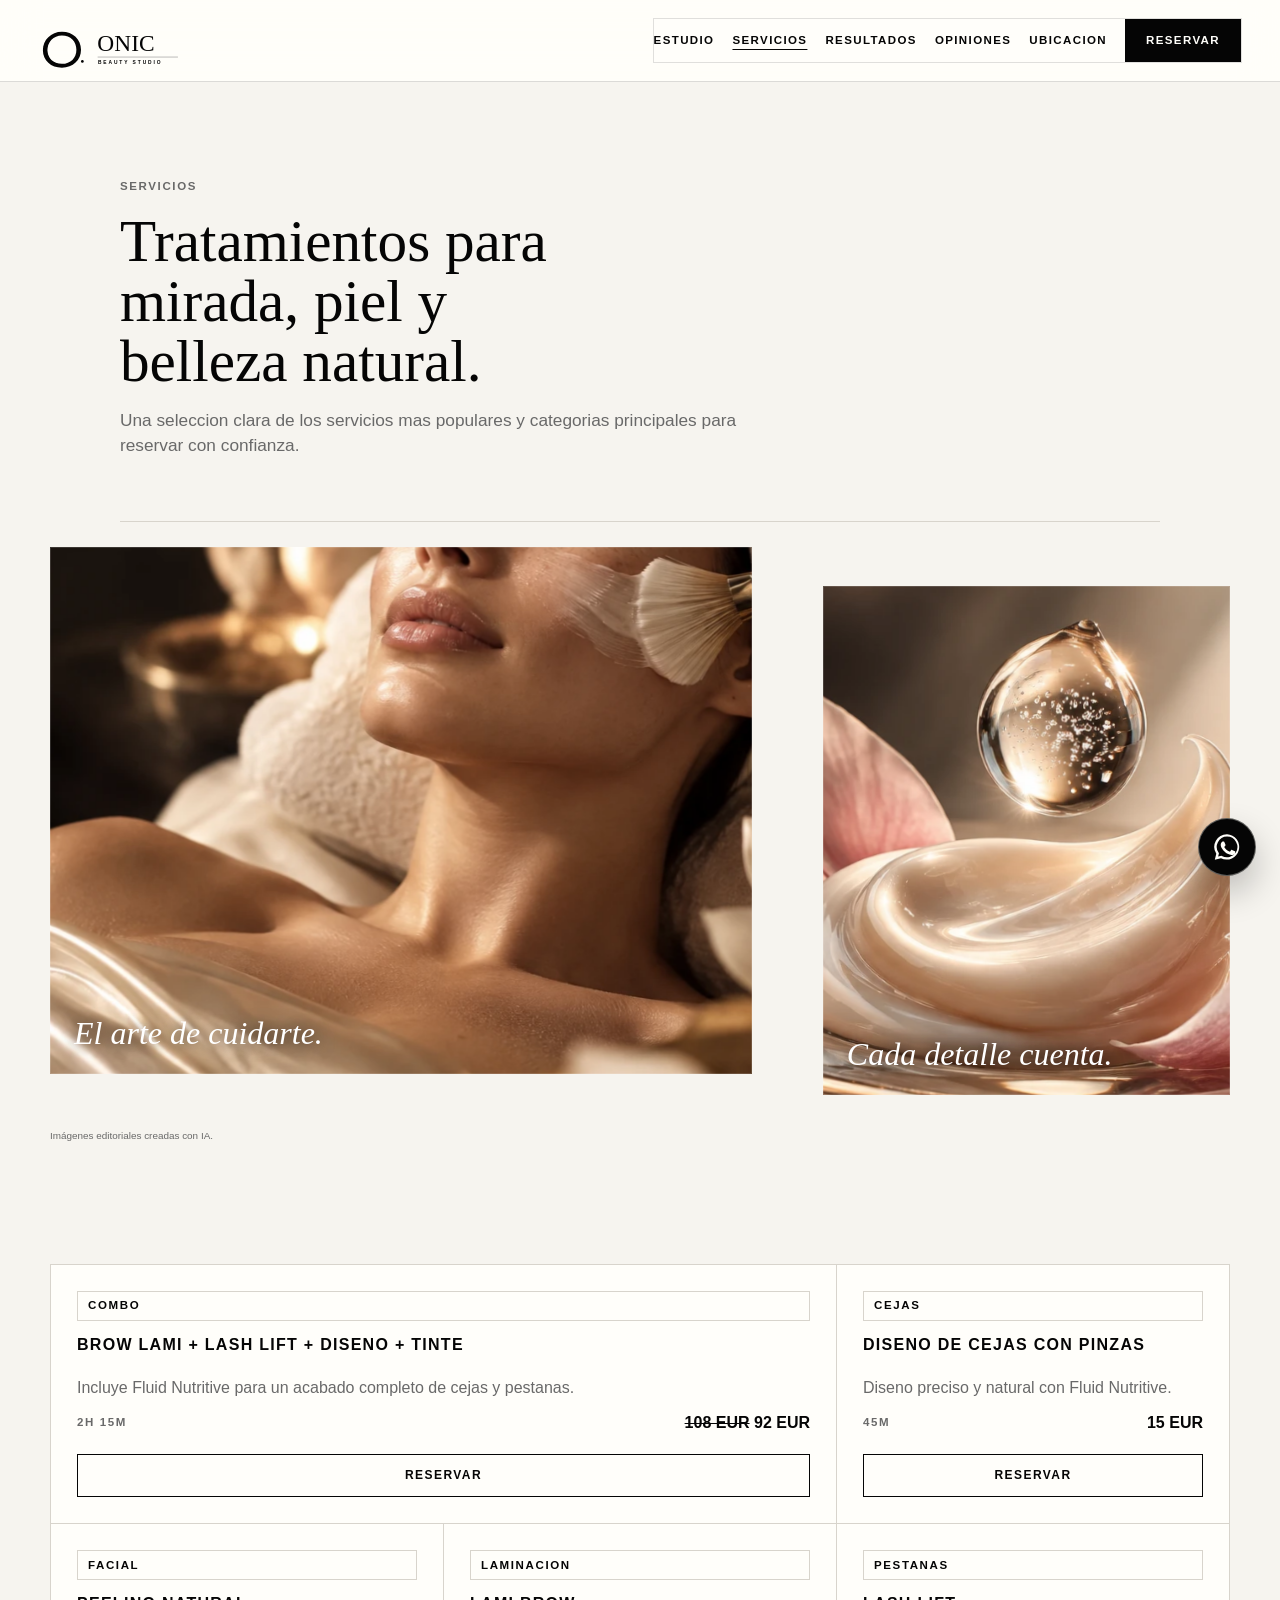
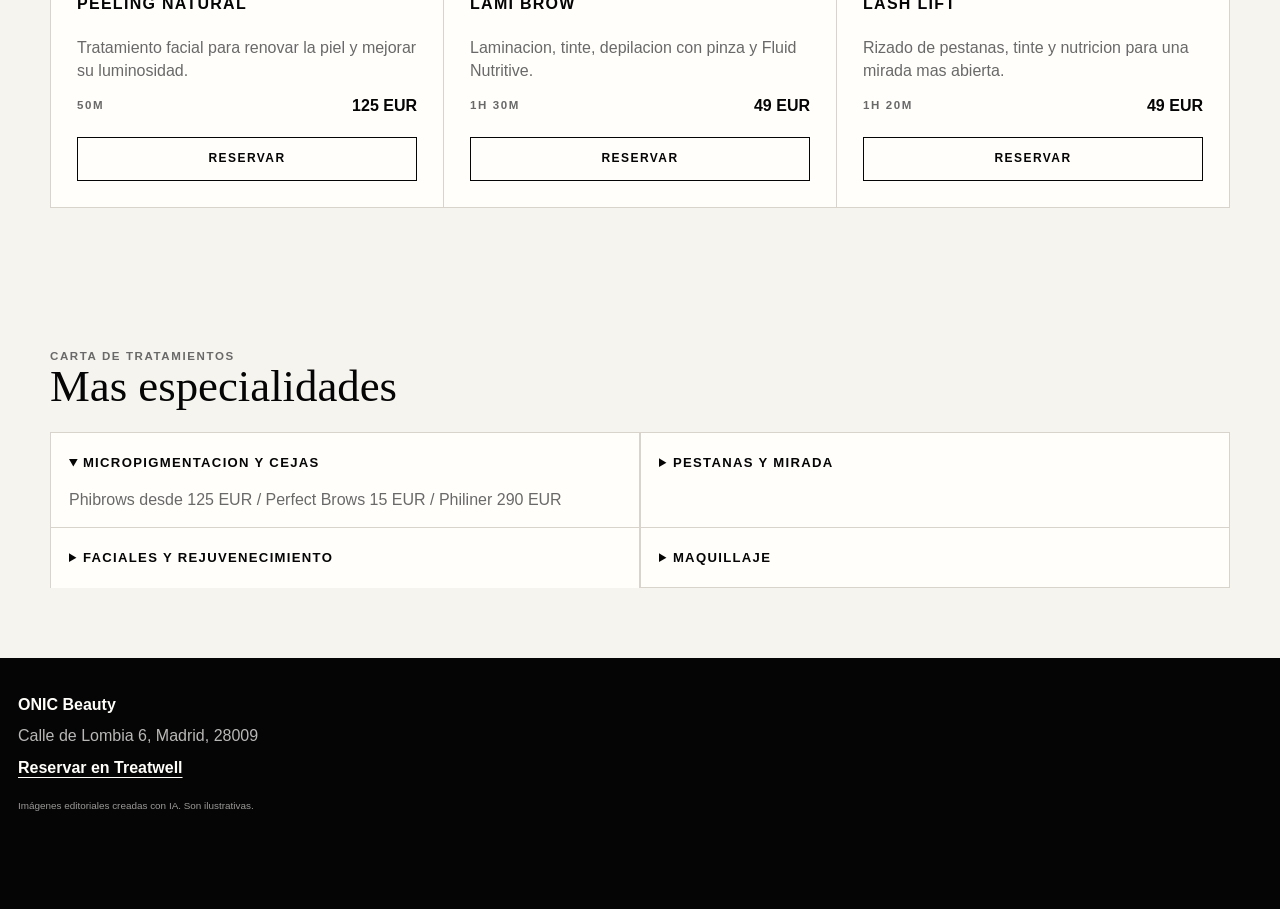
<file: servicios.html>
﻿<!doctype html>
<html lang="es">
  <head>
    <meta charset="utf-8" />
    <meta name="viewport" content="width=device-width, initial-scale=1" />
    <title>Servicios | ONIC Beauty Madrid</title>
    <meta name="description" content="Servicios de cejas, pestanas, faciales y micropigmentacion en ONIC Beauty Madrid." />
    <link rel="icon" href="assets/logo-onic.svg" type="image/svg+xml" />
    <link rel="stylesheet" href="styles.css" />
    <link rel="stylesheet" href="motion.css?v=20261016-6" />
  </head>
  <body>
    <header class="site-header">
      <a class="brand" href="index.html"><img class="brand-logo" src="assets/logo-onic.svg" alt="ONIC Beauty" /></a>
      <button class="menu-toggle" type="button" aria-expanded="false" aria-controls="site-nav"><span></span><span></span><span></span><span class="sr-only">Abrir menu</span></button>
      <nav class="site-nav" id="site-nav" aria-label="Navegacion principal">
        <a href="estudio.html">Estudio</a>
        <a href="servicios.html">Servicios</a>
        <a href="resultados.html">Resultados</a>
        <a href="opiniones.html">Opiniones</a>
        <a href="ubicacion.html">Ubicacion</a>
        <a class="nav-cta" href="https://www.treatwell.es/establecimiento/onic-beauty/">Reservar</a>
      </nav>
    </header>
    <main>
      <section class="page-hero">
        <p class="eyebrow">Servicios</p>
        <h1>Tratamientos para mirada, piel y belleza natural.</h1>
        <p>Una seleccion clara de los servicios mas populares y categorias principales para reservar con confianza.</p>
      </section>
      <section class="section photo-editorial" aria-label="Rituales de belleza">
        <figure class="editorial-photo" data-parallax-scene data-reveal>
          <img data-parallax="70" data-depth="12" data-tilt="0.9" src="assets/beauty-facial.webp" alt="Inspiración de un ritual facial" width="1400" height="1050" />
          <figcaption>El arte de cuidarte.</figcaption>
        </figure>
        <figure class="editorial-photo portrait" data-parallax-scene data-reveal>
          <img data-parallax="-55" data-depth="18" data-tilt="-1.2" src="assets/beauty-textures.webp" alt="Texturas y herramientas de belleza" width="900" height="1125" />
          <figcaption>Cada detalle cuenta.</figcaption>
        </figure>
        <p class="photo-note">Imágenes editoriales creadas con IA.</p>
      </section>
      <section class="section services">
        <div class="service-grid">
          <article class="service-card featured">
            <span class="tag">Combo</span>
            <h3>Brow Lami + Lash Lift + diseno + tinte</h3>
            <p>Incluye Fluid Nutritive para un acabado completo de cejas y pestanas.</p>
            <div class="service-meta"><span>2h 15m</span><strong><s>108 EUR</s> 92 EUR</strong></div>
            <a href="https://www.treatwell.es/establecimiento/onic-beauty/">Reservar</a>
          </article>
          <article class="service-card">
            <span class="tag">Cejas</span>
            <h3>Diseno de cejas con pinzas</h3>
            <p>Diseno preciso y natural con Fluid Nutritive.</p>
            <div class="service-meta"><span>45m</span><strong>15 EUR</strong></div>
            <a href="https://www.treatwell.es/establecimiento/onic-beauty/">Reservar</a>
          </article>
          <article class="service-card">
            <span class="tag">Facial</span>
            <h3>Peeling natural</h3>
            <p>Tratamiento facial para renovar la piel y mejorar su luminosidad.</p>
            <div class="service-meta"><span>50m</span><strong>125 EUR</strong></div>
            <a href="https://www.treatwell.es/establecimiento/onic-beauty/">Reservar</a>
          </article>
          <article class="service-card">
            <span class="tag">Laminacion</span>
            <h3>Lami Brow</h3>
            <p>Laminacion, tinte, depilacion con pinza y Fluid Nutritive.</p>
            <div class="service-meta"><span>1h 30m</span><strong>49 EUR</strong></div>
            <a href="https://www.treatwell.es/establecimiento/onic-beauty/">Reservar</a>
          </article>
          <article class="service-card">
            <span class="tag">Pestanas</span>
            <h3>Lash Lift</h3>
            <p>Rizado de pestanas, tinte y nutricion para una mirada mas abierta.</p>
            <div class="service-meta"><span>1h 20m</span><strong>49 EUR</strong></div>
            <a href="https://www.treatwell.es/establecimiento/onic-beauty/">Reservar</a>
          </article>
        </div>
      </section>
      <section class="section categories">
        <div class="section-heading compact">
          <p class="eyebrow">Carta de tratamientos</p>
          <h2>Mas especialidades</h2>
        </div>
        <div class="category-list">
          <details open><summary>Micropigmentacion y cejas</summary><p>Phibrows desde 125 EUR / Perfect Brows 15 EUR / Philiner 290 EUR</p></details>
          <details><summary>Pestanas y mirada</summary><p>Perfect Lashes 49 EUR / Cejas, pestanas y extensiones desde 49 EUR.</p></details>
          <details><summary>Faciales y rejuvenecimiento</summary><p>Glass Skin 65 EUR / Lifting facial 165 EUR / Tratamientos faciales clasicos 125 EUR.</p></details>
          <details><summary>Maquillaje</summary><p>Maquillaje y micropigmentacion desde 420 EUR.</p></details>
        </div>
      </section>
    </main>
    <footer class="site-footer"><strong>ONIC Beauty</strong><span>Calle de Lombia 6, Madrid, 28009</span><a href="https://www.treatwell.es/establecimiento/onic-beauty/">Reservar en Treatwell</a><small class="image-credit">Imágenes editoriales creadas con IA. Son ilustrativas.</small></footer>
    <a class="whatsapp-float" href="https://wa.me/34617253991?text=Hola%20ONIC%20Beauty%2C%20me%20gustaria%20pedir%20informacion%20o%20reservar%20una%20cita." aria-label="Escribir por WhatsApp"><svg viewBox="0 0 32 32" aria-hidden="true"><path d="M16.02 3.2A12.7 12.7 0 0 0 5.3 22.74L3.8 28.8l6.18-1.47A12.7 12.7 0 1 0 16.02 3.2Zm0 2.34a10.36 10.36 0 0 1 8.78 15.84 10.34 10.34 0 0 1-13.93 3.63l-.44-.26-3.27.78.8-3.2-.29-.46A10.35 10.35 0 0 1 16.02 5.54Zm-4.1 4.98c-.24 0-.62.09-.95.45-.33.37-1.25 1.22-1.25 2.97s1.28 3.45 1.46 3.69c.18.24 2.47 3.95 6.1 5.38 3.02 1.19 3.64.95 4.3.89.66-.06 2.12-.87 2.42-1.7.3-.84.3-1.56.21-1.7-.09-.16-.33-.25-.69-.43-.36-.18-2.12-1.04-2.45-1.16-.33-.12-.57-.18-.81.18-.24.36-.93 1.16-1.14 1.4-.21.24-.42.27-.78.09-.36-.18-1.52-.56-2.9-1.79-1.07-.95-1.8-2.13-2.01-2.49-.21-.36-.02-.55.16-.73.16-.16.36-.42.54-.63.18-.21.24-.36.36-.6.12-.24.06-.45-.03-.63-.09-.18-.81-1.95-1.11-2.67-.29-.7-.59-.61-.81-.62h-.62Z" /></svg></a>
    <script src="script.js?v=20261016-6"></script>
  </body>
</html>
</file>
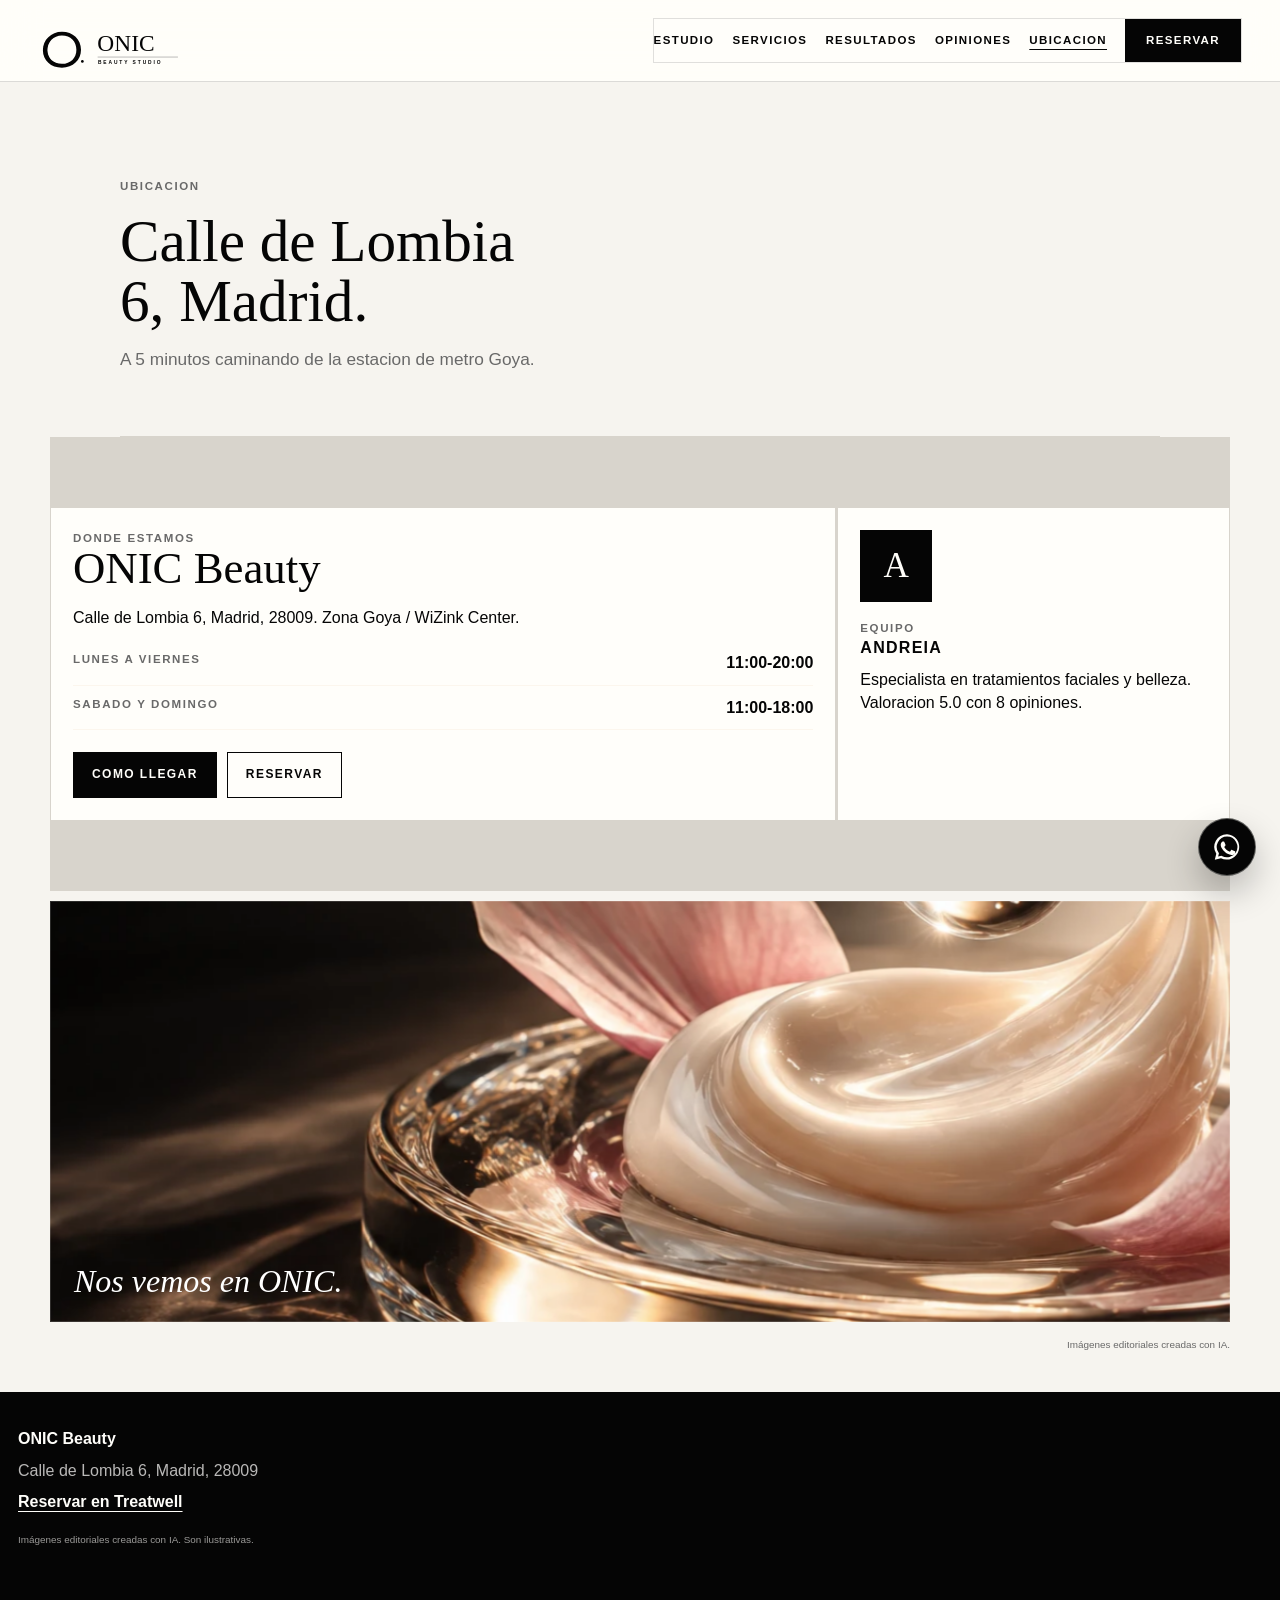
<file: ubicacion.html>
﻿<!doctype html>
<html lang="es">
  <head>
    <meta charset="utf-8" />
    <meta name="viewport" content="width=device-width, initial-scale=1" />
    <title>Ubicacion | ONIC Beauty Madrid</title>
    <meta name="description" content="Direccion, horarios y como llegar a ONIC Beauty en Calle de Lombia 6, Madrid." />
    <link rel="icon" href="assets/logo-onic.svg" type="image/svg+xml" />
    <link rel="stylesheet" href="styles.css" />
    <link rel="stylesheet" href="motion.css?v=20261016-6" />
  </head>
  <body>
    <header class="site-header">
      <a class="brand" href="index.html"><img class="brand-logo" src="assets/logo-onic.svg" alt="ONIC Beauty" /></a>
      <button class="menu-toggle" type="button" aria-expanded="false" aria-controls="site-nav"><span></span><span></span><span></span><span class="sr-only">Abrir menu</span></button>
      <nav class="site-nav" id="site-nav" aria-label="Navegacion principal">
        <a href="estudio.html">Estudio</a><a href="servicios.html">Servicios</a><a href="resultados.html">Resultados</a><a href="opiniones.html">Opiniones</a><a href="ubicacion.html">Ubicacion</a><a class="nav-cta" href="https://www.treatwell.es/establecimiento/onic-beauty/">Reservar</a>
      </nav>
    </header>
    <main>
      <section class="page-hero">
        <p class="eyebrow">Ubicacion</p>
        <h1>Calle de Lombia 6, Madrid.</h1>
        <p>A 5 minutos caminando de la estacion de metro Goya.</p>
      </section>
      <section class="section location">
        <div class="location-panel">
          <p class="eyebrow">Donde estamos</p>
          <h2>ONIC Beauty</h2>
          <p>Calle de Lombia 6, Madrid, 28009. Zona Goya / WiZink Center.</p>
          <div class="hours">
            <div><span>Lunes a viernes</span><strong>11:00-20:00</strong></div>
            <div><span>Sabado y domingo</span><strong>11:00-18:00</strong></div>
          </div>
          <div class="hero-actions">
            <a class="button primary" href="https://maps.google.com/?q=Calle%20de%20Lombia%206%2C%20Madrid%2028009">Como llegar</a>
            <a class="button ghost" href="https://www.treatwell.es/establecimiento/onic-beauty/">Reservar</a>
          </div>
        </div>
        <div class="team-card">
          <span class="avatar">A</span>
          <p class="eyebrow">Equipo</p>
          <h3>Andreia</h3>
          <p>Especialista en tratamientos faciales y belleza. Valoracion 5.0 con 8 opiniones.</p>
        </div>
      </section>
      <section class="section panorama-section" aria-label="Inspiración ONIC">
        <figure class="editorial-photo" data-parallax-scene data-reveal>
          <img data-parallax="82" data-depth="10" data-tilt="0.5" src="assets/beauty-textures.webp" alt="Inspiración de bienestar y calma" loading="lazy" width="1600" height="900" />
          <figcaption>Nos vemos en ONIC.</figcaption>
        </figure>
        <p class="photo-note">Imágenes editoriales creadas con IA.</p>
      </section>
    </main>
    <footer class="site-footer"><strong>ONIC Beauty</strong><span>Calle de Lombia 6, Madrid, 28009</span><a href="https://www.treatwell.es/establecimiento/onic-beauty/">Reservar en Treatwell</a><small class="image-credit">Imágenes editoriales creadas con IA. Son ilustrativas.</small></footer>
    <a class="whatsapp-float" href="https://wa.me/34617253991?text=Hola%20ONIC%20Beauty%2C%20me%20gustaria%20pedir%20informacion%20o%20reservar%20una%20cita." aria-label="Escribir por WhatsApp"><svg viewBox="0 0 32 32" aria-hidden="true"><path d="M16.02 3.2A12.7 12.7 0 0 0 5.3 22.74L3.8 28.8l6.18-1.47A12.7 12.7 0 1 0 16.02 3.2Zm0 2.34a10.36 10.36 0 0 1 8.78 15.84 10.34 10.34 0 0 1-13.93 3.63l-.44-.26-3.27.78.8-3.2-.29-.46A10.35 10.35 0 0 1 16.02 5.54Zm-4.1 4.98c-.24 0-.62.09-.95.45-.33.37-1.25 1.22-1.25 2.97s1.28 3.45 1.46 3.69c.18.24 2.47 3.95 6.1 5.38 3.02 1.19 3.64.95 4.3.89.66-.06 2.12-.87 2.42-1.7.3-.84.3-1.56.21-1.7-.09-.16-.33-.25-.69-.43-.36-.18-2.12-1.04-2.45-1.16-.33-.12-.57-.18-.81.18-.24.36-.93 1.16-1.14 1.4-.21.24-.42.27-.78.09-.36-.18-1.52-.56-2.9-1.79-1.07-.95-1.8-2.13-2.01-2.49-.21-.36-.02-.55.16-.73.16-.16.36-.42.54-.63.18-.21.24-.36.36-.6.12-.24.06-.45-.03-.63-.09-.18-.81-1.95-1.11-2.67-.29-.7-.59-.61-.81-.62h-.62Z" /></svg></a>
    <script src="script.js?v=20261016-6"></script>
  </body>
</html>
</file>
<file: styles.css>
:root {
  --ivory: #faf7f2;
  --warm-white: #fffdfc;
  --ink: #211d1b;
  --muted: #d8c9bd;
  --clay: #c8957a;
  --rose: #b9838f;
  --sage: #7e9278;
  --gold: #d9b876;
  --deep: #070b0a;
  --wine: #251719;
  --moss: #18251f;
  --surface: rgba(255, 247, 238, 0.1);
  --surface-strong: rgba(255, 247, 238, 0.16);
  --border: rgba(239, 218, 190, 0.22);
  --shadow: 0 24px 70px rgba(0, 0, 0, 0.28);
  --radius: 8px;
  font-family: Manrope, Inter, ui-sans-serif, system-ui, -apple-system, BlinkMacSystemFont, "Segoe UI", sans-serif;
}

* {
  box-sizing: border-box;
}

html {
  scroll-behavior: smooth;
}

body {
  margin: 0;
  color: #f7efe5;
  background:
    radial-gradient(circle at 16% 8%, rgba(185, 131, 143, 0.28), transparent 26rem),
    radial-gradient(circle at 86% 18%, rgba(126, 146, 120, 0.24), transparent 28rem),
    linear-gradient(135deg, #070b0a 0%, #251719 48%, #18251f 100%);
  line-height: 1.5;
}

.home-video-page {
  min-height: 100vh;
  overflow: hidden;
  background: #070b0a;
}

img {
  display: block;
  max-width: 100%;
}

a {
  color: inherit;
  text-decoration: none;
}

button,
a {
  -webkit-tap-highlight-color: transparent;
}

.sr-only {
  position: absolute;
  width: 1px;
  height: 1px;
  padding: 0;
  margin: -1px;
  overflow: hidden;
  clip: rect(0, 0, 0, 0);
  white-space: nowrap;
  border: 0;
}

.site-header {
  position: sticky;
  top: 0;
  z-index: 20;
  display: flex;
  align-items: center;
  justify-content: space-between;
  min-height: 68px;
  padding: 12px 18px;
  background: rgba(7, 11, 10, 0.68);
  border-bottom: 1px solid var(--border);
  backdrop-filter: blur(18px);
}

.brand {
  display: inline-flex;
  align-items: center;
  gap: 10px;
  font-weight: 800;
  flex: 0 0 auto;
}

.brand-logo {
  width: 142px;
  height: auto;
  filter: drop-shadow(0 10px 26px rgba(0, 0, 0, 0.38));
}

.brand-mark {
  display: grid;
  place-items: center;
  width: 36px;
  height: 36px;
  color: var(--warm-white);
  background: var(--ink);
  border-radius: 50%;
  font-family: Georgia, serif;
}

.menu-toggle {
  display: grid;
  gap: 5px;
  width: 42px;
  height: 42px;
  padding: 10px;
  background: rgba(15, 16, 15, 0.82);
  border: 1px solid rgba(247, 228, 183, 0.2);
  border-radius: var(--radius);
  box-shadow: 0 10px 24px rgba(0, 0, 0, 0.22);
}

.menu-toggle span:not(.sr-only) {
  display: block;
  height: 2px;
  background: #f7efe5;
}

.site-nav {
  position: absolute;
  top: 68px;
  right: 14px;
  left: 14px;
  display: none;
  padding: 14px;
  background: rgba(7, 11, 10, 0.94);
  border: 1px solid var(--border);
  border-radius: var(--radius);
  box-shadow: var(--shadow);
}

.site-nav.is-open {
  display: grid;
  gap: 8px;
}

.site-nav a {
  padding: 11px 12px;
  color: rgba(247, 239, 229, 0.76);
  font-weight: 800;
}

.site-nav .nav-cta {
  color: #120f0d;
  text-align: center;
  background: linear-gradient(135deg, #f7e4b7, #b88a4b);
  border-radius: var(--radius);
}

.site-nav a.is-active {
  color: #fff7ec;
  background: rgba(255, 247, 238, 0.13);
  border-radius: var(--radius);
}

.video-header {
  position: fixed;
  top: 14px;
  right: 0;
  left: 0;
  width: min(1160px, calc(100% - 28px));
  margin: 0 auto;
  min-height: 64px;
  color: var(--warm-white);
  background: rgba(7, 11, 10, 0.5);
  border: 1px solid rgba(247, 228, 183, 0.16);
  border-radius: 999px;
  box-shadow: 0 18px 60px rgba(0, 0, 0, 0.28);
}

.video-header .site-nav a {
  color: rgba(255, 253, 252, 0.78);
}

.video-header .site-nav .nav-cta {
  color: var(--ink);
  background: linear-gradient(135deg, #f7e4b7, #b88a4b);
}

.video-cover {
  position: relative;
  height: 100vh;
  min-height: 560px;
  overflow: hidden;
  background: #070b0a;
}

.hero-video,
.demo-slide,
.video-shade {
  position: absolute;
  inset: 0;
  width: 100%;
  height: 100%;
}

.hero-video,
.demo-slide img {
  width: 100%;
  height: 100%;
  object-fit: cover;
}

.demo-slide {
  opacity: 0;
  animation: treatmentDemo 24s infinite;
}

.demo-slide img {
  transform: scale(1.08);
  animation: treatmentZoom 24s infinite;
}

.slide-one {
  animation-delay: 0s;
}

.slide-one img {
  animation-delay: 0s;
}

.slide-two {
  animation-delay: 6s;
}

.slide-two img {
  animation-delay: 6s;
  object-position: 62% center;
}

.slide-three {
  animation-delay: 12s;
}

.slide-three img {
  animation-delay: 12s;
  object-position: center 42%;
}

.slide-four {
  animation-delay: 18s;
}

.slide-four img {
  animation-delay: 18s;
  object-position: 48% center;
}

.video-shade {
  background:
    radial-gradient(circle at 50% 46%, rgba(255, 240, 199, 0.14), transparent 28%),
    linear-gradient(180deg, rgba(7, 11, 10, 0.28), rgba(7, 11, 10, 0.82));
}

.hero {
  display: grid;
  min-height: calc(100vh - 68px);
  background: transparent;
}

.cinematic-hero {
  gap: 0;
  overflow: hidden;
  background:
    radial-gradient(circle at 18% 22%, rgba(217, 184, 118, 0.16), transparent 28%),
    linear-gradient(135deg, rgba(255, 247, 238, 0.08), rgba(185, 131, 143, 0.12) 58%, rgba(126, 146, 120, 0.16));
}

.hero-media {
  min-height: 42vh;
  overflow: hidden;
}

.hero-media img {
  width: 100%;
  height: 100%;
  min-height: 42vh;
  object-fit: cover;
}

.hero-content {
  display: grid;
  align-content: center;
  gap: 18px;
  padding: 32px 20px 40px;
}

.eyebrow {
  margin: 0;
  color: var(--gold);
  font-size: 0.76rem;
  font-weight: 900;
  text-transform: uppercase;
}

h1,
h2,
h3,
p {
  margin-top: 0;
}

h1,
h2 {
  font-family: "Bodoni 72", Didot, "Bodoni MT", Georgia, "Times New Roman", serif;
  font-weight: 500;
  line-height: 1.02;
}

h1 {
  max-width: 10ch;
  margin-bottom: 0;
  font-size: 4rem;
  text-wrap: balance;
}

h2 {
  margin-bottom: 14px;
  font-size: 2.35rem;
  text-wrap: balance;
}

h3 {
  margin-bottom: 8px;
  font-size: 1.08rem;
}

.hero-copy {
  max-width: 36rem;
  color: rgba(247, 239, 229, 0.78);
  font-size: 1.1rem;
}

.beauty-motion {
  position: relative;
  min-height: 52vh;
  padding: 22px;
  overflow: hidden;
}

.beauty-motion::before {
  position: absolute;
  inset: 12% 8% auto auto;
  width: 150px;
  height: 150px;
  content: "";
  background: rgba(126, 146, 120, 0.23);
  border-radius: 50%;
  filter: blur(2px);
  animation: breathe 5s ease-in-out infinite;
}

.motion-frame {
  position: absolute;
  overflow: hidden;
  background: var(--surface-strong);
  border: 1px solid rgba(255, 253, 252, 0.62);
  border-radius: var(--radius);
  box-shadow: var(--shadow);
}

.motion-frame img {
  width: 100%;
  height: 100%;
  object-fit: cover;
  animation: imageDrift 9s ease-in-out infinite alternate;
}

.frame-main {
  inset: 8% 12% 14% 13%;
  animation: floatMain 7s ease-in-out infinite;
}

.frame-top {
  top: 4%;
  right: 4%;
  width: 42%;
  height: 34%;
  animation: floatTop 6.5s ease-in-out infinite;
}

.frame-bottom {
  bottom: 5%;
  left: 5%;
  width: 44%;
  height: 32%;
  animation: floatBottom 6s ease-in-out infinite;
}

.motion-caption {
  position: absolute;
  right: 18px;
  bottom: 18px;
  display: grid;
  gap: 2px;
  max-width: min(280px, calc(100% - 36px));
  padding: 13px 15px;
  color: var(--warm-white);
  background: rgba(33, 29, 27, 0.78);
  border-radius: var(--radius);
  box-shadow: 0 18px 45px rgba(33, 29, 27, 0.2);
}

.motion-caption span {
  color: #f0d6c8;
  font-size: 0.78rem;
  font-weight: 850;
  text-transform: uppercase;
}

.trust-row {
  display: flex;
  flex-wrap: wrap;
  gap: 8px;
}

.trust-row span,
.tag {
  display: inline-flex;
  align-items: center;
  min-height: 30px;
  padding: 5px 10px;
  color: #f7efe5;
  background: rgba(255, 247, 238, 0.12);
  border: 1px solid var(--border);
  border-radius: 999px;
  font-size: 0.82rem;
  font-weight: 800;
}

.hero-actions {
  display: flex;
  flex-wrap: wrap;
  gap: 10px;
}

.button {
  display: inline-flex;
  align-items: center;
  justify-content: center;
  min-height: 46px;
  padding: 12px 18px;
  border: 1px solid rgba(247, 228, 183, 0.5);
  border-radius: var(--radius);
  font-weight: 850;
}

.button.primary {
  color: #120f0d;
  background: linear-gradient(135deg, #f7e4b7, #b88a4b);
}

.button.ghost {
  color: #f7efe5;
  background: rgba(255, 247, 238, 0.08);
}

.section {
  width: min(1120px, calc(100% - 36px));
  margin: 0 auto;
  padding: 56px 0;
}

.page-hero {
  display: grid;
  gap: 16px;
  width: min(960px, calc(100% - 36px));
  margin: 0 auto;
  padding: 76px 0 30px;
}

.page-hero h1 {
  max-width: 12ch;
  font-size: 3.2rem;
}

.page-hero p:not(.eyebrow) {
  max-width: 42rem;
  color: rgba(247, 239, 229, 0.72);
  font-size: 1.08rem;
}

.intro-strip {
  display: grid;
  gap: 12px;
  padding: 22px 0;
}

.intro-strip div {
  display: grid;
  gap: 3px;
  padding: 18px;
  background: var(--surface);
  border: 1px solid var(--border);
  border-radius: var(--radius);
}

.intro-strip span,
.service-meta span,
.hours span {
  color: rgba(247, 239, 229, 0.62);
  font-size: 0.88rem;
}

.split {
  display: grid;
  gap: 28px;
}

.quick-links {
  display: grid;
  gap: 12px;
}

.quick-links a {
  display: grid;
  gap: 7px;
  padding: 18px;
  background: linear-gradient(145deg, rgba(255, 247, 238, 0.14), rgba(255, 247, 238, 0.06));
  border: 1px solid var(--border);
  border-radius: var(--radius);
  box-shadow: 0 14px 35px rgba(33, 29, 27, 0.06);
}

.quick-links span {
  color: var(--gold);
  font-weight: 900;
}

.quick-links p {
  margin: 0;
  color: rgba(247, 239, 229, 0.66);
}

.section-heading p {
  max-width: 39rem;
  color: rgba(247, 239, 229, 0.68);
}

.section-heading.compact {
  margin-bottom: 22px;
}

.carousel {
  overflow: hidden;
}

.carousel-track {
  position: relative;
  aspect-ratio: 4 / 5;
  overflow: hidden;
  background: rgba(255, 247, 238, 0.1);
  border-radius: var(--radius);
  box-shadow: var(--shadow);
}

.carousel-slide {
  position: absolute;
  inset: 0;
  margin: 0;
  opacity: 0;
  transition: opacity 420ms ease;
}

.carousel-slide.is-active {
  opacity: 1;
}

.carousel-slide img {
  width: 100%;
  height: 100%;
  object-fit: cover;
}

.carousel-slide figcaption {
  position: absolute;
  right: 12px;
  bottom: 12px;
  left: 12px;
  padding: 10px 12px;
  color: var(--warm-white);
  background: rgba(33, 29, 27, 0.72);
  border-radius: var(--radius);
  font-size: 0.92rem;
  font-weight: 800;
}

.carousel-controls {
  display: flex;
  align-items: center;
  justify-content: space-between;
  gap: 12px;
  margin-top: 14px;
}

.icon-button,
.carousel-dots button {
  display: grid;
  place-items: center;
  border: 1px solid var(--border);
  border-radius: 999px;
  background: rgba(255, 247, 238, 0.14);
}

.icon-button {
  width: 44px;
  height: 44px;
  color: #f7efe5;
  font-size: 1.8rem;
}

.carousel-dots {
  display: flex;
  justify-content: center;
  gap: 8px;
}

.carousel-dots button {
  width: 11px;
  height: 11px;
  padding: 0;
}

.carousel-dots button.is-active {
  background: var(--gold);
}

.service-grid {
  display: grid;
  gap: 14px;
}

.service-card,
.rating-card,
.team-card,
.location-panel {
  background: linear-gradient(145deg, rgba(255, 247, 238, 0.14), rgba(255, 247, 238, 0.07));
  border: 1px solid var(--border);
  border-radius: var(--radius);
  backdrop-filter: blur(18px);
}

.service-card {
  display: grid;
  gap: 12px;
  padding: 18px;
}

.service-card.featured {
  border-color: rgba(247, 228, 183, 0.48);
  box-shadow: var(--shadow);
}

.service-card p {
  margin-bottom: 0;
  color: rgba(247, 239, 229, 0.68);
}

.service-meta {
  display: flex;
  align-items: center;
  justify-content: space-between;
  gap: 12px;
}

.service-meta strong {
  white-space: nowrap;
}

.service-card a {
  justify-self: start;
  padding-bottom: 2px;
  color: var(--gold);
  border-bottom: 1px solid currentColor;
  font-weight: 850;
}

.category-list {
  display: grid;
  gap: 10px;
}

details {
  padding: 16px 18px;
  background: rgba(255, 247, 238, 0.1);
  border: 1px solid var(--border);
  border-radius: var(--radius);
}

summary {
  cursor: pointer;
  font-weight: 850;
}

details p {
  margin: 12px 0 0;
  color: rgba(247, 239, 229, 0.66);
}

.about {
  display: grid;
  gap: 18px;
  padding-inline: 18px;
  background:
    linear-gradient(135deg, rgba(217, 184, 118, 0.18), rgba(185, 131, 143, 0.1)),
    rgba(255, 247, 238, 0.08);
  border: 1px solid var(--border);
  border-radius: var(--radius);
}

.about > p {
  color: rgba(247, 239, 229, 0.7);
}

.highlight-grid {
  display: grid;
  gap: 10px;
}

.highlight-grid span {
  padding: 12px 14px;
  background: rgba(7, 11, 10, 0.2);
  border: 1px solid var(--border);
  border-radius: var(--radius);
  font-weight: 800;
}

.reviews {
  display: grid;
  gap: 16px;
}

.rating-card {
  padding: 22px;
}

.rating-card span {
  display: block;
  margin-bottom: 8px;
  font-family: Georgia, serif;
  font-size: 4rem;
  line-height: 1;
}

.rating-card p {
  margin: 10px 0 0;
  color: rgba(247, 239, 229, 0.7);
}

.review-list {
  display: grid;
  gap: 12px;
}

.page-reviews .review-list {
  grid-column: 1 / -1;
}

blockquote {
  margin: 0;
  padding: 18px;
  color: rgba(247, 239, 229, 0.74);
  background: rgba(255, 247, 238, 0.1);
  border: 1px solid var(--border);
  border-radius: var(--radius);
}

.location {
  display: grid;
  gap: 16px;
}

.gallery-grid {
  display: grid;
  gap: 14px;
}

.gallery-grid img {
  width: 100%;
  aspect-ratio: 4 / 5;
  object-fit: cover;
  border-radius: var(--radius);
  box-shadow: var(--shadow);
}

.location-panel,
.team-card {
  padding: 22px;
}

.hours {
  display: grid;
  gap: 10px;
  margin: 22px 0;
}

.hours div {
  display: flex;
  justify-content: space-between;
  gap: 12px;
  padding-bottom: 10px;
  border-bottom: 1px solid var(--border);
}

.avatar {
  display: grid;
  place-items: center;
  width: 72px;
  height: 72px;
  margin-bottom: 18px;
  color: var(--warm-white);
  background: linear-gradient(135deg, var(--rose), var(--sage));
  border-radius: 50%;
  font-family: Georgia, serif;
  font-size: 2.2rem;
}

.site-footer {
  display: grid;
  gap: 8px;
  padding: 34px 18px 96px;
  color: var(--warm-white);
  background: rgba(7, 11, 10, 0.92);
}

.site-footer span {
  color: rgba(255, 253, 252, 0.72);
}

.site-footer a {
  color: #f0d6c8;
  font-weight: 800;
}

.whatsapp-float {
  position: fixed;
  right: 16px;
  bottom: calc(16px + env(safe-area-inset-bottom));
  z-index: 50;
  display: grid;
  place-items: center;
  width: 58px;
  height: 58px;
  color: #fff;
  background: #25d366;
  border-radius: 50%;
  box-shadow: 0 14px 30px rgba(37, 211, 102, 0.35);
}

.whatsapp-float svg {
  width: 32px;
  height: 32px;
  fill: currentColor;
}

:focus-visible {
  outline: 3px solid rgba(126, 146, 120, 0.65);
  outline-offset: 3px;
}

@media (min-width: 720px) {
  .site-header {
    padding-inline: 28px;
  }

  .brand-logo {
    width: 158px;
  }

  .menu-toggle {
    display: none;
  }

  .site-nav {
    position: static;
    display: flex;
    align-items: center;
    gap: 6px;
    padding: 0;
    background: transparent;
    border: 0;
    box-shadow: none;
  }

  .video-header .site-nav {
    color: var(--warm-white);
  }

  .site-nav a {
    padding: 10px 12px;
  }

  .site-nav .nav-cta {
    padding-inline: 16px;
  }

  .hero {
    grid-template-columns: minmax(0, 1.02fr) minmax(0, 0.98fr);
  }

  .cinematic-hero {
    grid-template-columns: minmax(0, 0.88fr) minmax(0, 1.12fr);
  }

  .hero-media {
    order: 2;
    min-height: calc(100vh - 68px);
  }

  .hero-media img {
    min-height: calc(100vh - 68px);
  }

  .hero-content {
    padding: 64px clamp(32px, 6vw, 82px);
  }

  h1 {
    font-size: 5.6rem;
  }

  .page-hero {
    padding-top: 84px;
  }

  .page-hero h1 {
    font-size: 4.2rem;
  }

  .beauty-motion {
    min-height: calc(100vh - 68px);
  }

  .intro-strip,
  .reviews,
  .location {
    grid-template-columns: repeat(3, 1fr);
  }

  .split {
    grid-template-columns: 0.82fr 1.18fr;
    align-items: center;
  }

  .carousel-track {
    aspect-ratio: 16 / 11;
  }

  .service-grid {
    grid-template-columns: repeat(2, 1fr);
  }

  .service-card.featured {
    grid-column: span 2;
  }

  .highlight-grid,
  .category-list,
  .quick-links,
  .gallery-grid {
    grid-template-columns: repeat(2, 1fr);
  }

  .rating-card {
    grid-column: span 1;
  }

  .review-list {
    grid-column: span 2;
    grid-template-columns: repeat(3, 1fr);
  }

  .page-reviews .review-list {
    grid-column: span 2;
    grid-template-columns: repeat(2, 1fr);
  }

  .location-panel {
    grid-column: span 2;
  }

  .whatsapp-float {
    right: 24px;
    bottom: calc(24px + env(safe-area-inset-bottom));
  }
}

@media (min-width: 1024px) {
  .service-grid {
    grid-template-columns: repeat(3, 1fr);
  }

  .service-card.featured {
    grid-column: span 2;
  }

  .about {
    grid-template-columns: 0.85fr 1.15fr;
    align-items: start;
    padding: 42px;
  }

  .highlight-grid {
    grid-column: 1 / -1;
    grid-template-columns: repeat(4, 1fr);
  }

  .gallery-grid {
    grid-template-columns: repeat(3, 1fr);
  }
}

@media (prefers-reduced-motion: reduce) {
  *,
  *::before,
  *::after {
    scroll-behavior: auto !important;
    transition: none !important;
    animation: none !important;
  }
}

@media (prefers-reduced-motion: reduce) {
  .demo-slide:first-of-type {
    opacity: 1;
  }
}

@media (max-width: 719px) {
  .video-header {
    top: 10px;
    width: min(100% - 20px, 1160px);
    padding-inline: 14px;
  }

  .brand-logo {
    width: 126px;
  }

  .video-header .site-nav {
    background: rgba(7, 11, 10, 0.94);
    border-color: rgba(247, 228, 183, 0.18);
  }

  .video-header .menu-toggle {
    background: rgba(15, 16, 15, 0.86);
    border-color: rgba(247, 228, 183, 0.22);
  }
}

@media (min-width: 720px) and (max-width: 899px) {
  .menu-toggle {
    display: grid;
  }

  .site-nav {
    position: absolute;
    top: 68px;
    right: 14px;
    left: 14px;
    display: none;
    padding: 14px;
    background: rgba(7, 11, 10, 0.94);
    border: 1px solid var(--border);
    border-radius: var(--radius);
    box-shadow: var(--shadow);
  }

  .site-nav.is-open {
    display: grid;
    gap: 8px;
  }

  .video-header .site-nav {
    background: rgba(7, 11, 10, 0.94);
    border-color: rgba(247, 228, 183, 0.18);
  }
}

@keyframes floatMain {
  0%,
  100% {
    transform: translate3d(0, 0, 0) rotate(-1deg);
  }

  50% {
    transform: translate3d(0, -12px, 0) rotate(1deg);
  }
}

@keyframes floatTop {
  0%,
  100% {
    transform: translate3d(0, 0, 0) rotate(4deg);
  }

  50% {
    transform: translate3d(-10px, 10px, 0) rotate(2deg);
  }
}

@keyframes floatBottom {
  0%,
  100% {
    transform: translate3d(0, 0, 0) rotate(-4deg);
  }

  50% {
    transform: translate3d(12px, -8px, 0) rotate(-2deg);
  }
}

@keyframes imageDrift {
  from {
    transform: scale(1.04);
  }

  to {
    transform: scale(1.13) translate3d(-2%, 1%, 0);
  }
}

@keyframes breathe {
  0%,
  100% {
    transform: scale(1);
    opacity: 0.72;
  }

  50% {
    transform: scale(1.24);
    opacity: 0.38;
  }
}

@keyframes treatmentDemo {
  0% {
    opacity: 0;
  }

  7% {
    opacity: 1;
  }

  28% {
    opacity: 1;
  }

  35%,
  100% {
    opacity: 0;
  }
}

@keyframes treatmentZoom {
  0% {
    transform: scale(1.08) translate3d(0, 0, 0);
  }

  35% {
    transform: scale(1.18) translate3d(-1.5%, 1%, 0);
  }

  100% {
    transform: scale(1.18) translate3d(-1.5%, 1%, 0);
  }
}

/* Editorial luxury refresh inspired by high-fashion beauty sites. */
:root {
  --lux-black: #050505;
  --lux-white: #fffefa;
  --lux-paper: #f6f4ef;
  --lux-soft: #ece9e2;
  --lux-ink-2: #262626;
  --lux-muted: #696969;
  --lux-line: #d8d4cc;
  --lux-shadow: 0 26px 70px rgba(0, 0, 0, 0.12);
  --radius: 0;
  font-family: Arial, Helvetica, ui-sans-serif, system-ui, -apple-system, BlinkMacSystemFont, "Segoe UI", sans-serif;
}

body {
  color: var(--lux-black);
  background: var(--lux-paper);
  line-height: 1.45;
}

.home-video-page {
  background: var(--lux-black);
}

.site-header {
  min-height: 76px;
  padding: 16px 22px;
  background: rgba(255, 254, 250, 0.94);
  border-bottom: 1px solid rgba(5, 5, 5, 0.14);
  box-shadow: none;
}

.video-header {
  top: 18px;
  min-height: 70px;
  background: rgba(5, 5, 5, 0.46);
  border: 1px solid rgba(255, 254, 250, 0.28);
  border-radius: 0;
  backdrop-filter: blur(16px);
}

.brand-logo {
  width: 176px;
  filter: none;
}

.video-header .brand-logo {
  filter: invert(1) drop-shadow(0 10px 24px rgba(0, 0, 0, 0.34));
}

.site-nav {
  background: var(--lux-white);
  border: 1px solid rgba(5, 5, 5, 0.12);
  border-radius: 0;
}

.site-nav a {
  color: var(--lux-black);
  font-size: 0.72rem;
  font-weight: 700;
  text-transform: uppercase;
  letter-spacing: 0.12em;
}

.site-nav a:hover,
.site-nav a.is-active {
  color: var(--lux-black);
  background: transparent;
  text-decoration: underline;
  text-underline-offset: 5px;
}

.site-nav .nav-cta,
.video-header .site-nav .nav-cta {
  color: var(--lux-white);
  background: var(--lux-black);
  border: 1px solid var(--lux-black);
  border-radius: 0;
  text-decoration: none;
}

.video-header .site-nav a {
  color: var(--lux-white);
}

.menu-toggle {
  background: var(--lux-black);
  border-color: var(--lux-black);
  border-radius: 0;
  box-shadow: none;
}

.menu-toggle span:not(.sr-only) {
  height: 1px;
  background: var(--lux-white);
}

.video-shade {
  background:
    linear-gradient(180deg, rgba(0, 0, 0, 0.38), rgba(0, 0, 0, 0.16) 42%, rgba(0, 0, 0, 0.72)),
    radial-gradient(circle at 50% 58%, rgba(0, 0, 0, 0), rgba(0, 0, 0, 0.36));
}

.demo-slide img {
  filter: grayscale(0.18) contrast(1.05);
}

h1,
h2 {
  font-family: Didot, "Bodoni 72", "Times New Roman", Georgia, serif;
  font-weight: 400;
  letter-spacing: 0;
}

h1 {
  max-width: 13ch;
  font-size: 3.8rem;
}

h2 {
  font-size: 2.8rem;
}

h3 {
  font-size: 1rem;
  font-weight: 700;
  text-transform: uppercase;
  letter-spacing: 0.08em;
}

.eyebrow,
.tag,
.trust-row span,
.service-meta span,
.hours span,
.intro-strip span {
  color: var(--lux-muted);
  font-size: 0.72rem;
  font-weight: 700;
  text-transform: uppercase;
  letter-spacing: 0.14em;
}

.page-hero {
  width: min(1040px, calc(100% - 40px));
  padding: 96px 0 46px;
  border-bottom: 1px solid var(--lux-line);
}

.page-hero h1 {
  max-width: 15ch;
  font-size: 3.7rem;
}

.page-hero p:not(.eyebrow),
.section-heading p,
.hero-copy,
.quick-links p,
.service-card p,
details p,
.about > p,
.rating-card p,
blockquote {
  color: var(--lux-muted);
}

.cinematic-hero {
  min-height: calc(100vh - 76px);
  background: var(--lux-paper);
  border-bottom: 1px solid var(--lux-line);
}

.hero-content {
  gap: 22px;
}

.beauty-motion::before,
.motion-caption {
  display: none;
}

.motion-frame {
  border: 0;
  border-radius: 0;
  box-shadow: var(--lux-shadow);
  background: var(--lux-white);
}

.motion-frame img,
.gallery-grid img,
.carousel-slide img {
  filter: grayscale(0.08) contrast(1.02);
}

.frame-main {
  inset: 6% 8% 12% 12%;
}

.frame-top,
.frame-bottom {
  border: 8px solid var(--lux-paper);
}

.section {
  width: min(1180px, calc(100% - 40px));
  padding: 70px 0;
}

.intro-strip {
  gap: 0;
  border-top: 1px solid var(--lux-line);
  border-bottom: 1px solid var(--lux-line);
}

.intro-strip div,
.quick-links a,
.service-card,
.rating-card,
.team-card,
.location-panel,
details,
blockquote {
  background: var(--lux-white);
  border: 1px solid var(--lux-line);
  border-radius: 0;
  box-shadow: none;
}

.intro-strip div {
  border-width: 0 0 1px;
}

.quick-links {
  gap: 0;
}

.quick-links a {
  padding: 24px;
  border-bottom: 0;
}

.quick-links a:last-child {
  border-bottom: 1px solid var(--lux-line);
}

.quick-links span {
  color: var(--lux-black);
  font-family: Didot, "Bodoni 72", serif;
  font-size: 1.5rem;
  font-weight: 400;
}

.button,
.service-card a {
  border-radius: 0;
  font-size: 0.75rem;
  font-weight: 700;
  text-transform: uppercase;
  letter-spacing: 0.12em;
  transition: color 180ms ease, background 180ms ease, border-color 180ms ease;
}

.button.primary,
.button.ghost:hover,
.service-card a:hover {
  color: var(--lux-white);
  background: var(--lux-black);
  border-color: var(--lux-black);
}

.button.ghost,
.button.primary:hover {
  color: var(--lux-black);
  background: transparent;
  border-color: var(--lux-black);
}

.trust-row span,
.tag {
  color: var(--lux-black);
  background: transparent;
  border: 1px solid var(--lux-line);
  border-radius: 0;
}

.service-grid {
  gap: 0;
  border-top: 1px solid var(--lux-line);
  border-left: 1px solid var(--lux-line);
}

.service-card {
  padding: 26px;
  border-top: 0;
  border-left: 0;
}

.service-card.featured {
  border-color: var(--lux-line);
  box-shadow: none;
}

.service-card a {
  justify-self: stretch;
  margin-top: 8px;
  padding: 12px 14px;
  color: var(--lux-black);
  text-align: center;
  border: 1px solid var(--lux-black);
}

.category-list {
  gap: 0;
}

details {
  border-bottom: 0;
}

details:last-child {
  border-bottom: 1px solid var(--lux-line);
}

summary {
  padding: 4px 0;
  font-size: 0.82rem;
  text-transform: uppercase;
  letter-spacing: 0.1em;
}

.about {
  background: var(--lux-black);
  color: var(--lux-white);
  border: 0;
  border-radius: 0;
}

.about .eyebrow,
.about > p {
  color: rgba(255, 254, 250, 0.7);
}

.highlight-grid span {
  background: transparent;
  border: 1px solid rgba(255, 254, 250, 0.28);
  border-radius: 0;
  font-size: 0.78rem;
  text-transform: uppercase;
  letter-spacing: 0.1em;
}

.carousel {
  overflow: visible;
}

.carousel-track {
  aspect-ratio: 4 / 5;
  border-radius: 0;
  box-shadow: var(--lux-shadow);
  background: var(--lux-white);
}

.carousel-slide figcaption {
  right: 0;
  bottom: 0;
  left: auto;
  max-width: min(360px, 80%);
  padding: 14px 18px;
  color: var(--lux-white);
  background: var(--lux-black);
  border-radius: 0;
  font-size: 0.74rem;
  text-transform: uppercase;
  letter-spacing: 0.1em;
}

.icon-button,
.carousel-dots button {
  color: var(--lux-black);
  background: transparent;
  border: 1px solid var(--lux-black);
  border-radius: 0;
}

.carousel-dots button {
  width: 28px;
  height: 2px;
  border: 0;
  background: var(--lux-line);
}

.carousel-dots button.is-active {
  background: var(--lux-black);
}

.gallery-grid {
  gap: 1px;
  background: var(--lux-line);
}

.gallery-grid img {
  border-radius: 0;
  box-shadow: none;
}

.reviews {
  gap: 1px;
  background: var(--lux-line);
}

.rating-card span {
  font-family: Didot, "Bodoni 72", serif;
  color: var(--lux-black);
}

.location {
  gap: 1px;
  background: var(--lux-line);
}

.avatar {
  color: var(--lux-white);
  background: var(--lux-black);
  border-radius: 0;
  font-family: Didot, "Bodoni 72", serif;
}

.site-footer {
  color: var(--lux-white);
  background: var(--lux-black);
  border-top: 1px solid var(--lux-black);
}

.site-footer a {
  color: var(--lux-white);
  text-decoration: underline;
  text-underline-offset: 4px;
}

.whatsapp-float {
  color: var(--lux-white);
  background: var(--lux-black);
  border: 1px solid rgba(255, 254, 250, 0.35);
  box-shadow: 0 16px 34px rgba(0, 0, 0, 0.24);
}

@media (min-width: 720px) {
  .site-header {
    padding-inline: 38px;
  }

  .brand-logo {
    width: 196px;
  }

  .site-nav {
    gap: 18px;
  }

  .site-nav a {
    padding: 10px 0;
  }

  .site-nav .nav-cta {
    padding: 12px 20px;
  }

  .carousel-track {
    aspect-ratio: 16 / 10;
  }

  .intro-strip div {
    border-width: 0 1px 0 0;
  }

  .intro-strip div:last-child {
    border-right: 0;
  }
}

@media (max-width: 719px) {
  .video-header {
    top: 10px;
    width: min(100% - 20px, 1160px);
    border-radius: 0;
  }

  .brand-logo {
    width: 146px;
  }

  .video-header .site-nav,
  .site-nav {
    background: var(--lux-white);
    border-color: rgba(5, 5, 5, 0.16);
  }

  .video-header .site-nav a,
  .site-nav a {
    color: var(--lux-black);
  }

  .video-header .site-nav .nav-cta,
  .site-nav .nav-cta {
    color: var(--lux-white);
  }

  .page-hero h1 {
    font-size: 3rem;
  }
}
</file>
<file: motion.css>
/* Photographic depth: transforms only, with native scrolling and a static fallback. */
:root { --parallax-y: 0px; --depth-x: 0px; --depth-y: 0px; }
.home-video-page { overflow: visible; background: var(--lux-paper); }
.home-main { overflow: clip; }
.cover-story { position: relative; height: 150vh; height: 150svh; --cover-progress: 0; }
.cover-sticky { position: sticky; top: 0; height: 100vh; height: 100svh; min-height: 640px; color: var(--lux-white); isolation: isolate; }
.cover-sticky .demo-slide { animation: none; opacity: 0; transition: opacity 1.3s ease; pointer-events: none; }
.cover-sticky .demo-slide:first-child, .cover-sticky .demo-slide.is-active { opacity: 0; }
.cover-sticky .demo-slide.is-active { opacity: 1; }
.cover-sticky .demo-slide picture { position: absolute; inset: 0; }
[data-parallax-scene] { position: relative; }
.cover-sticky[data-parallax-scene] { position: sticky; }
.cover-sticky .demo-slide img,
.treatment-photo img,
.ritual-banner > img,
.motion-frame img[data-parallax],
.carousel-slide img[data-parallax],
.gallery-photo img[data-parallax],
.editorial-photo img[data-parallax] {
  position: absolute;
  inset: -28% -12%;
  width: 124%;
  height: 156%;
  max-width: none;
  object-fit: cover;
  animation: none;
  transform: translate3d(var(--depth-x), calc(var(--parallax-y) + var(--depth-y)), 0) rotate(var(--photo-roll, 0deg)) scale(var(--photo-zoom, 1.025));
}
.floating-layer { transform: translate3d(var(--depth-x), calc(var(--parallax-y) + var(--depth-y)), 0); }
.brand-logo[data-parallax] { transform: translate3d(var(--depth-x), var(--parallax-y), 0); }
.photo-editorial { display: grid; grid-template-columns: 1fr .58fr; align-items: center; gap: 6%; padding-top: 22px; padding-bottom: 50px; }
.editorial-photo { margin: 0; overflow: hidden; isolation: isolate; background: #dedad1; aspect-ratio: 4 / 3; }
.editorial-photo.portrait { aspect-ratio: 4 / 5; margin-top: 60px; }
.editorial-photo img { filter: saturate(.95); }
.editorial-photo.portrait img[src*="beauty-textures"] { object-position: 82% center; }
.editorial-photo::after { content: ''; position: absolute; inset: 0; border: 1px solid rgba(255,255,255,.15); pointer-events: none; }
.editorial-photo figcaption { position: absolute; z-index: 1; bottom: 22px; left: 24px; color: white; font: italic 2rem Georgia, serif; text-shadow: 0 1px 15px rgba(0,0,0,.8); }
.photo-note { margin: 16px 0 0; font-size: .62rem; color: var(--lux-muted); }
.photo-editorial .photo-note { grid-column: 1 / -1; }
.panorama-section { padding-block: 10px 40px; }
.panorama-section .editorial-photo { aspect-ratio: 2.8 / 1; }
.panorama-section .photo-note { text-align: right; }
.cover-sticky .demo-slide img { object-position: 65% center; filter: saturate(.95) contrast(1.03); }
.cover-sticky .video-shade { z-index: 1; pointer-events: none; background: linear-gradient(90deg, rgba(5, 5, 5, .72), rgba(5, 5, 5, .23) 66%), linear-gradient(0deg, rgba(5, 5, 5, .65), transparent 35%); }
.cover-content { position: absolute; z-index: 3; left: max(7vw, calc((100vw - 1200px) / 2)); top: 50%; width: min(850px, 85%); transform: translate3d(0, calc(-46% - var(--cover-progress) * 42px), 0); }
.cover-content .eyebrow { color: rgba(255, 254, 250, .82); font-size: .68rem; margin-bottom: 25px; }
.cover-content h1 { max-width: 14ch; color: var(--lux-white); font-size: 7.3rem; line-height: .97; font-weight: 400; margin: 0 0 26px; }
.cover-content h1 em, .home-rituals h2 em, .ritual-banner h2 em { font-weight: 400; }
.cover-copy { color: rgba(255, 254, 250, .8); font-size: 1.05rem; margin-bottom: 30px; line-height: 1.65; }
.cover-content .hero-actions { align-items: center; gap: 28px; }
.cover-content .button.primary { background: var(--lux-white); color: var(--lux-black); border-color: var(--lux-white); gap: 30px; min-height: 54px; padding: 16px 22px; }
.cover-content .button.primary:hover { color: var(--lux-white); background: transparent; }
.cover-link { padding-block: 12px; font-size: .72rem; border-bottom: 1px solid rgba(255, 254, 250, .5); }
.cover-link span { margin-left: 18px; }
.cover-orbit { position: absolute; z-index: 2; width: 34vw; aspect-ratio: 1; right: -5vw; top: 19%; border: 1px solid rgba(255, 254, 250, .3); border-radius: 50%; transform: translateY(calc(var(--cover-progress) * -100px)); pointer-events: none; }
.cover-orbit::before { content: ''; position: absolute; inset: 16%; border: 1px solid rgba(255, 254, 250, .16); border-radius: 50%; }
.cover-orbit span { position: absolute; left: -13px; top: 45%; display: grid; place-items: center; width: 26px; height: 26px; border-radius: 50%; background: #f6f4ef; color: #050505; font: italic 17px Georgia, serif; }
.cover-bottom { position: absolute; z-index: 4; bottom: 36px; left: 7vw; right: 7vw; display: flex; align-items: center; justify-content: space-between; gap: 28px; }
.scroll-cue { display: flex; gap: 16px; align-items: center; font-size: .65rem; text-transform: uppercase; letter-spacing: .08em; }
.scroll-line { width: 1px; height: 42px; display: block; background: linear-gradient(transparent, var(--lux-white)); }
.cover-controls { display: flex; gap: 9px; align-items: center; }
.cover-caption { margin-right: 18px; min-width: 205px; }
.cover-caption span { font-size: .6rem; opacity: .7; }
.cover-caption p { margin: 4px 0 0; font-size: .72rem; }
.cover-arrow, .cover-pause { display: grid; place-items: center; flex: 0 0 auto; color: var(--lux-white); background: rgba(5, 5, 5, .2); border: 1px solid rgba(255, 254, 250, .45); cursor: pointer; }
.cover-arrow { width: 42px; height: 42px; font-size: 19px; }
.cover-pause { height: 42px; min-width: 74px; font: 10px Arial, sans-serif; padding: 8px; }
.cover-arrow:hover, .cover-pause:hover { color: var(--lux-black); background: var(--lux-white); }
.cover-pause:disabled { opacity: .7; cursor: default; }
.cover-edge { position: absolute; right: 26px; top: 50%; z-index: 2; writing-mode: vertical-rl; font: italic 13px Georgia, serif; opacity: .7; }
.video-header { transition: background 250ms ease, border-color 250ms ease; }
.video-header.is-scrolled { background: rgba(5, 5, 5, .93); }
.home-rituals { padding-block: 110px 120px; }
.ritual-heading { display: grid; grid-template-columns: 1fr .65fr; column-gap: 12%; align-items: end; margin-bottom: 65px; }
.ritual-heading .eyebrow { grid-column: 1 / -1; margin-bottom: 22px; }
.ritual-heading h2 { font-size: 4.5rem; margin-bottom: 0; }
.ritual-heading > p:last-child { color: var(--lux-muted); max-width: 320px; font-size: .93rem; line-height: 1.8; margin-bottom: 5px; }
.treatment-grid { display: grid; grid-template-columns: 1fr .88fr 1fr; align-items: start; gap: 32px; }
.treatment-item { display: block; min-width: 0; }
.treatment-item:nth-child(2) { margin-top: 105px; }
.treatment-item:nth-child(3) { margin-top: 40px; }
.treatment-photo { aspect-ratio: 3 / 4; overflow: hidden; background: #dedad1; isolation: isolate; }
.treatment-photo::after { content: ''; position: absolute; inset: 0; background: linear-gradient(transparent 70%, rgba(0, 0, 0, .25)); pointer-events: none; }
.treatment-photo img { filter: saturate(.95); transition: filter 500ms ease; }
.treatment-item:hover img { filter: saturate(1); }
.photo-index { position: absolute; bottom: 15px; left: 18px; color: white; font: italic 34px Georgia, serif; z-index: 1; }
.treatment-label { display: flex; align-items: baseline; justify-content: space-between; gap: 12px; padding-top: 22px; }
.treatment-label h3 { font-family: Georgia, serif; font-weight: 400; text-transform: none; letter-spacing: 0; font-size: 1.4rem; }
.treatment-label > span { transition: transform 220ms ease; }
.treatment-item:hover .treatment-label > span { transform: translate(3px, -3px); }
.treatment-item > p { font-size: .68rem; color: var(--lux-muted); text-transform: uppercase; letter-spacing: .08em; }
.ritual-banner { min-height: 640px; height: 80vh; max-height: 900px; overflow: hidden; background: #1b2420; color: var(--lux-white); display: grid; place-items: center; isolation: isolate; }
.ritual-banner > img { filter: saturate(.5); }
.ritual-banner-shade { position: absolute; inset: 0; background: rgba(5, 5, 5, .56); z-index: 1; }
.ritual-banner-content { position: relative; z-index: 2; text-align: center; padding: 60px 25px; }
.ritual-banner .eyebrow { color: rgba(255, 254, 250, .75); margin-bottom: 30px; }
.ritual-banner h2 { font-size: 6rem; margin-bottom: 38px; }
.ritual-banner .button { gap: 40px; border-color: var(--lux-white); color: var(--lux-white); background: transparent; }
.ritual-banner .button:hover { background: var(--lux-white); color: var(--lux-black); }
.home-footer { display: grid; grid-template-columns: 1fr 1fr auto; align-items: center; padding: 55px 7vw 65px; column-gap: 20px; }
.home-footer strong { font: 1.8rem Georgia, serif; }
.home-footer span, .home-footer a { font-size: .75rem; }
.home-footer small { grid-column: 1 / -1; color: rgba(255, 254, 250, .45); font-size: .6rem; margin-top: 12px; }
.will-reveal { opacity: 0; translate: 0 28px; transition: opacity 800ms ease, translate 900ms cubic-bezier(.2, .7, .2, 1); }
.will-reveal.is-revealed, .will-reveal:focus-within { opacity: 1; translate: 0 0; }
.motion-frame { animation: none; }
.frame-main { rotate: -2deg; }
.frame-top { rotate: 5deg; }
.frame-bottom { rotate: -5deg; }
.motion-frame img[data-parallax] { transition: filter 400ms ease; }
.gallery-grid { background: transparent; gap: 22px; align-items: start; }
.gallery-photo { margin: 0; aspect-ratio: 4 / 5; position: relative; overflow: hidden; background: #e5e0d7; }
.gallery-photo:nth-child(2) { margin-top: 65px; }
.carousel-slide { pointer-events: none; }
.carousel-slide.is-active { pointer-events: auto; }
.carousel-slide figcaption { z-index: 1; }
.carousel-playback { min-height: 44px; padding: 8px 12px; background: transparent; color: var(--lux-black); border: 1px solid currentColor; font-size: .7rem; cursor: pointer; }
:focus-visible { outline: 3px solid #a98652; outline-offset: 5px; }

/* A scroll-directed camera journey. The three image planes remain separate assets. */
.film-story { --film-p: 1; --film-product: 1; --film-petals: 1; background: #efe6d8; }
.film-story.film-ready { height: 340vh; height: 340svh; --film-p: 0; --film-product: 0; --film-petals: 0; }
.film-stage { position: relative; height: 100vh; height: 100svh; overflow: hidden; isolation: isolate; }
.film-ready .film-stage { position: sticky; top: 0; }
.film-background { position: absolute; inset: 0; width: 100%; height: 100%; object-fit: cover; object-position: 67% center; transform-origin: 67% 48%; transform: scale(calc(1 + var(--film-p) * 1.4)); filter: blur(calc(var(--film-p) * 5px)); }
.film-product { position: absolute; z-index: 2; width: 51%; height: 83%; right: 1%; top: 10%; object-fit: contain; opacity: var(--film-product); transform: translate3d(calc((1 - var(--film-product)) * 38vw), calc((1 - var(--film-product)) * 10vh), 0) rotate(calc(-14deg + var(--film-p) * 19deg)) scale(calc(.5 + var(--film-product) * .56 + var(--film-p) * .12)); }
.film-petals { position: absolute; z-index: 3; left: -14%; top: -12%; width: 128%; height: 128%; object-fit: cover; opacity: var(--film-petals); transform: translate3d(0, calc(100px - var(--film-p) * 220px), 0) rotate(calc(-8deg + var(--film-p) * 15deg)) scale(calc(.75 + var(--film-p) * .55)); pointer-events: none; }
.film-copy { --film-copy-alpha: 0; position: absolute; z-index: 4; left: 7%; top: 49%; width: 49%; transform: translateY(calc(-50% + (1 - var(--film-copy-alpha)) * 30px)); opacity: var(--film-copy-alpha); color: #141411; pointer-events: none; }
.film-copy h2 { font: 400 5.7rem/.98 Didot,"Bodoni 72",Georgia,serif; margin: 0 0 28px; letter-spacing: -.025em; }
.film-copy h2 em { font-weight: 400; }
.film-copy p { font: .75rem Arial,sans-serif; }
.film-copy .button { font-size: .72rem; padding: 18px 25px; gap: 32px; pointer-events: auto; }
.film-copy:not([inert]) .button { position: relative; }
.film-copy[inert] .button { pointer-events: none; }
.film-finale { --film-copy-alpha: 1; }
.film-ready .film-copy:first-of-type { --film-copy-alpha: 1; }
.film-ready .film-finale { --film-copy-alpha: 0; }
.film-skip { position: absolute; z-index: 5; right: 7%; bottom: 45px; font-size: .68rem; color: #29271f; border-bottom: 1px solid currentColor; padding-bottom: 6px; }
.film-progress { position: absolute; z-index: 5; left: 7%; bottom: 45px; display: flex; align-items: center; gap: 16px; font: 10px Arial,sans-serif; color: #29271f; }
.film-progress i { width: 110px; height: 1px; background: #29271f55; position: relative; }
.film-progress i::after { content: ''; position: absolute; inset: 0; background: #29271f; transform-origin: left; transform: scaleX(var(--film-p)); }

@media (min-width: 900px) {
  .video-header .site-nav { background: transparent; border: 0; }
}
@media (min-width: 720px) and (max-width: 899px) {
  .video-header .site-nav { background: var(--lux-white); }
  .video-header .site-nav a { color: var(--lux-black); }
  .video-header .site-nav .nav-cta { color: var(--lux-white); }
}
@media (max-width: 1100px) {
  .film-copy h2 { font-size: 4.7rem; }
  .cover-content h1 { font-size: 6rem; }
  .ritual-heading h2 { font-size: 3.6rem; }
  .treatment-grid { gap: 22px; }
}
@media (max-width: 719px) {
  .film-story.film-ready { height: 300vh; height: 300svh; }
  .film-background { object-position: 57% center; transform-origin: 57% 48%; }
  .film-copy { left: 7%; width: 86%; top: 24%; }
  .film-copy h2 { font-size: 3rem; line-height: 1.02; margin-bottom: 20px; }
  .film-copy .button { min-height: 48px; padding: 14px 19px; }
  .film-product { width: 96%; height: 60%; right: -8%; top: 39%; }
  .film-petals { width: 150%; height: 105%; left: -25%; top: -5%; object-fit: contain; }
  .film-skip { right: 100px; bottom: 32px; font-size: .6rem; }
  .film-progress { bottom: 32px; gap: 10px; }
  .film-progress i { width: 45px; }
  .photo-editorial { grid-template-columns: 1fr .65fr; gap: 16px; padding-bottom: 20px; }
  .editorial-photo { aspect-ratio: 3 / 4; }
  .editorial-photo.portrait { margin-top: 45px; }
  .editorial-photo figcaption { left: 12px; bottom: 16px; font-size: 1.25rem; }
  .panorama-section .editorial-photo { aspect-ratio: 4 / 3; }
  .cover-story { height: 125vh; height: 125svh; min-height: 780px; }
  .cover-sticky { min-height: 780px; }
  .cover-content { left: 7%; width: 86%; top: 44%; }
  .cover-content h1 { font-size: 3.8rem; line-height: 1.02; margin-bottom: 22px; }
  .cover-content .eyebrow { font-size: .6rem; margin-bottom: 22px; }
  .cover-content .hero-actions { gap: 12px 22px; }
  .cover-copy { font-size: .88rem; margin-bottom: 22px; }
  .cover-content .button.primary { font-size: .65rem; min-height: 48px; padding: 14px 16px; gap: 20px; }
  .cover-link { font-size: .67rem; }
  .cover-orbit { width: 70vw; right: -27vw; top: 23%; opacity: .65; }
  .cover-edge { display: none; }
  .cover-bottom { bottom: 90px; left: 7%; right: 7%; flex-wrap: wrap; gap: 18px; }
  .scroll-cue { font-size: .56rem; gap: 12px; }
  .scroll-line { height: 24px; }
  .cover-controls { width: 100%; gap: 6px; }
  .cover-caption { margin-right: auto; min-width: 0; }
  .cover-caption p { font-size: .62rem; max-width: 145px; }
  .cover-arrow { width: 36px; height: 38px; }
  .cover-pause { min-width: 60px; height: 38px; }
  .home-rituals { padding-block: 72px 80px; }
  .ritual-heading { grid-template-columns: 1fr; gap: 24px; margin-bottom: 38px; }
  .ritual-heading .eyebrow { margin-bottom: 0; }
  .ritual-heading h2 { font-size: 2.85rem; }
  .ritual-heading > p:last-child { font-size: .88rem; }
  .treatment-grid { grid-template-columns: 1fr; gap: 36px; }
  .treatment-item:nth-child(2), .treatment-item:nth-child(3) { margin-top: 0; }
  .treatment-item:nth-child(2) { width: 86%; margin-left: auto; }
  .treatment-photo { aspect-ratio: 4 / 5; }
  .treatment-label { padding-top: 17px; }
  .ritual-banner { height: 75svh; min-height: 520px; }
  .ritual-banner h2 { font-size: 3.8rem; }
  .home-footer { grid-template-columns: 1fr; gap: 14px; padding-bottom: 110px; }
  .gallery-photo:nth-child(2) { margin-top: 0; }
  .carousel-controls { gap: 8px; flex-wrap: wrap; }
  .carousel-playback { margin-left: auto; }
}
@media (max-width: 380px) {
  .cover-content h1 { font-size: 3.35rem; }
}
@media (max-height: 680px) and (min-width: 720px) {
  .cover-sticky { min-height: 560px; }
  .cover-content h1 { font-size: 5rem; }
  .cover-content { top: 46%; }
  .cover-copy { margin-bottom: 18px; }
}
@media (prefers-reduced-motion: reduce) {
  html:not(.motion-enabled) .cover-story { height: auto; }
  html:not(.motion-enabled) .cover-sticky[data-parallax-scene] { position: relative; }
  html:not(.motion-enabled) [data-parallax] { transform: scale(1.025) !important; }
  html:not(.motion-enabled) .floating-layer[data-parallax], html:not(.motion-enabled) .brand-logo[data-parallax] { transform: none !important; }
  html:not(.motion-enabled) .cover-content { transform: translateY(-46%); }
  html:not(.motion-enabled) .cover-orbit { transform: none; }
  .will-reveal { opacity: 1; translate: none; }
}
@media (max-height: 600px) {
  .film-copy { top: 52%; width: 65%; }
  .film-copy h2 { font-size: 3rem; }
  .film-product { top: 15%; height: 85%; width: 64%; right: -17%; }
  .film-skip, .film-progress { bottom: 18px; }
}

.image-credit { display: block; grid-column: 1 / -1; font-size: .62rem; color: rgba(255,254,250,.6); margin-top: 12px; }
</file>
